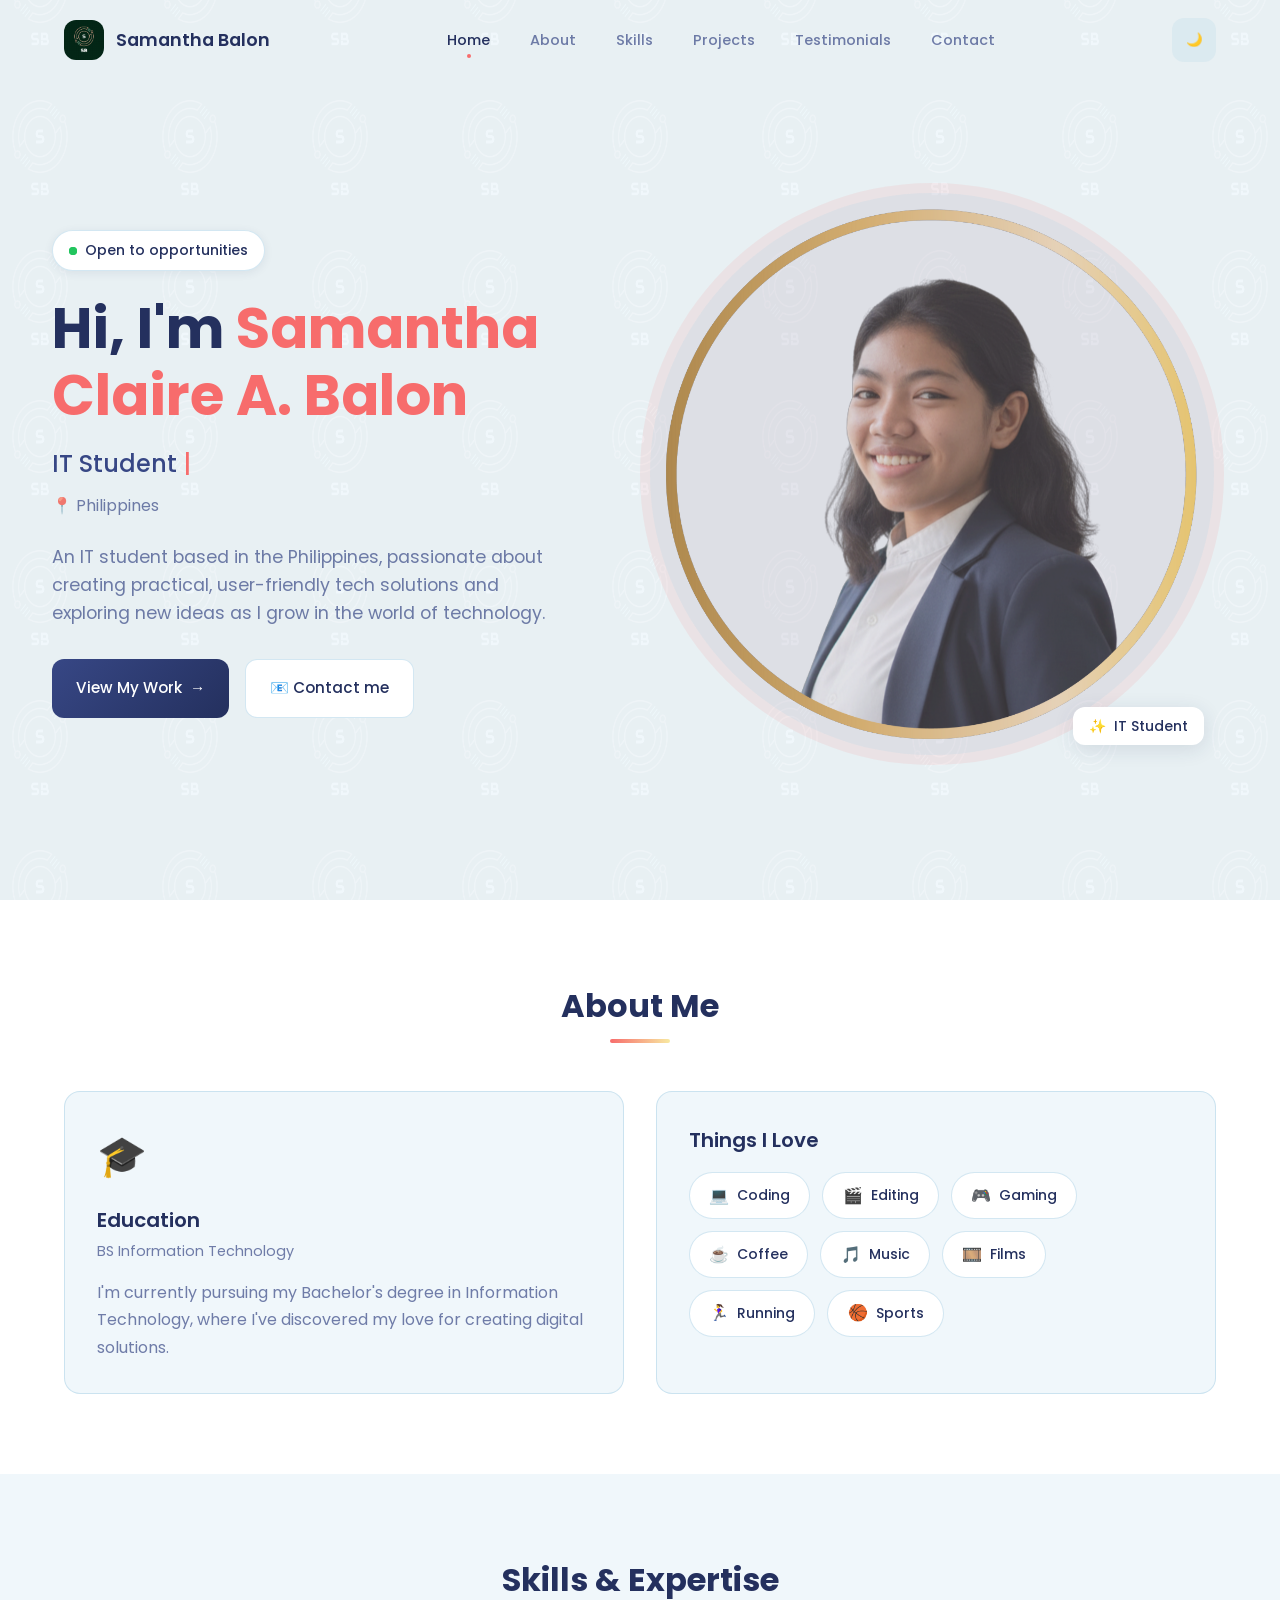
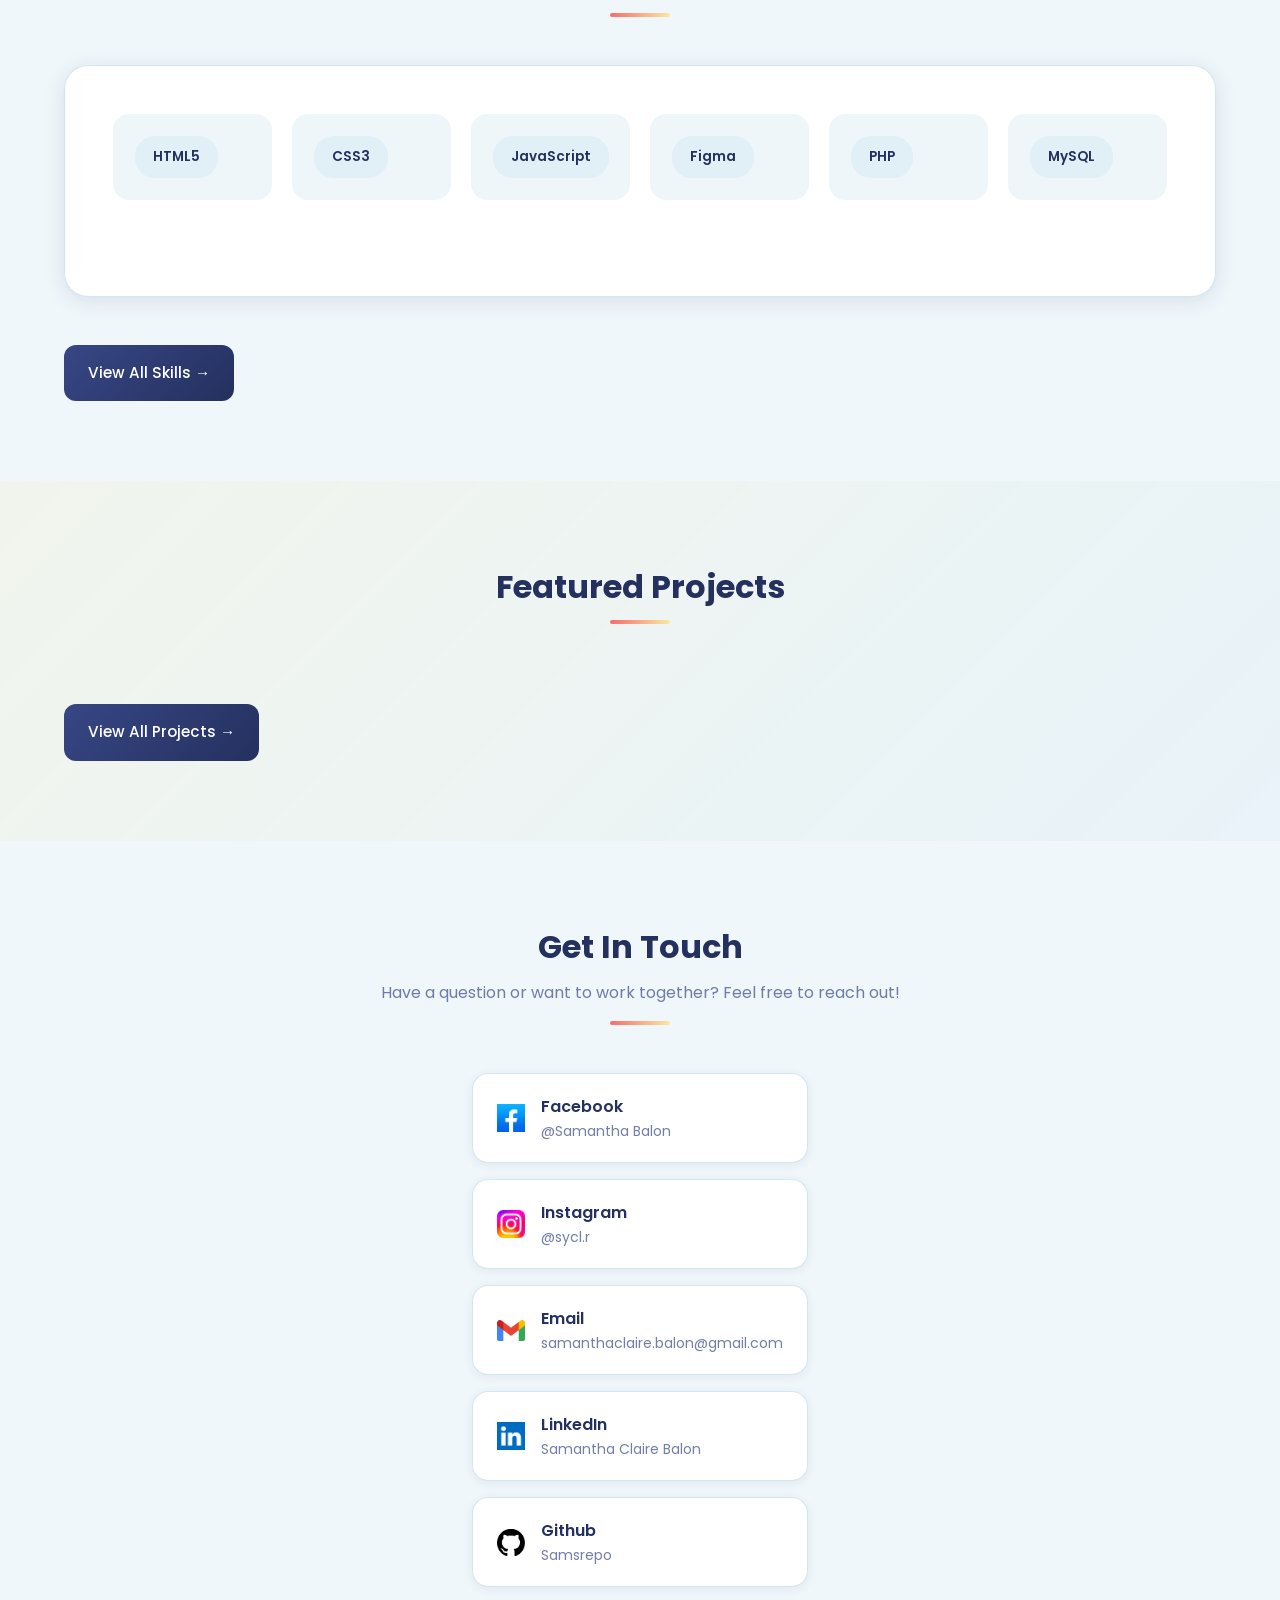
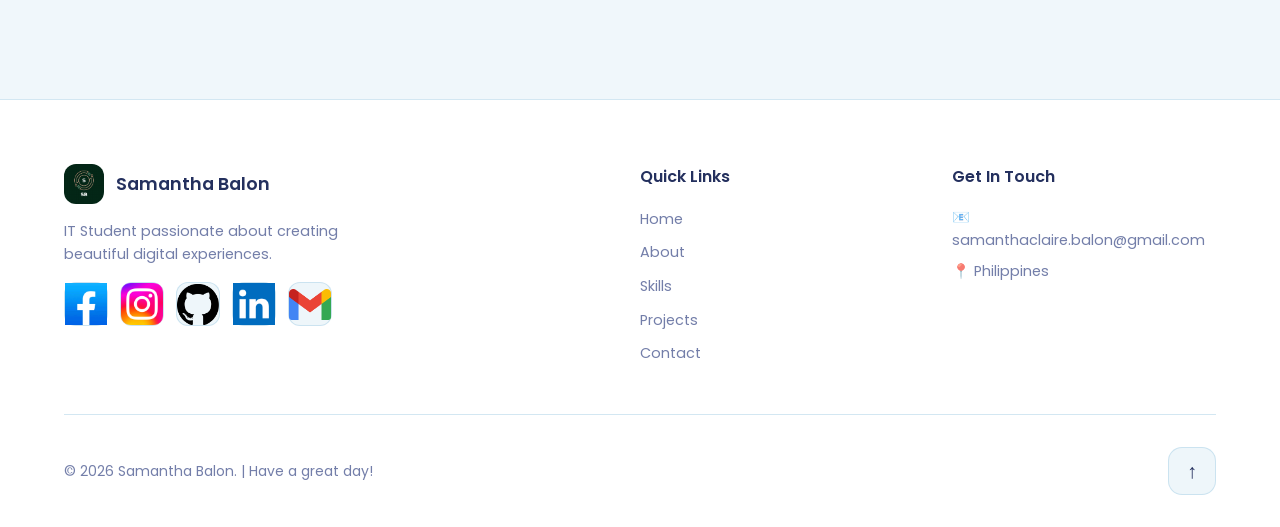
<file: index.html>
<!DOCTYPE html>
<html lang="en">
<head>
    <meta charset="UTF-8">
    <meta name="viewport" content="width=device-width, initial-scale=1.0">
    <meta name="description" content="Portfolio of an IT Student - Web Developer">
    <title>Home | Samantha Balon</title>
    <link rel="icon" type="image/png" href="images/logo.png">
    <link rel="stylesheet" href="css/base.css">
    <link rel="stylesheet" href="css/navigation.css">
    <link rel="stylesheet" href="css/hero.css">
    <link rel="stylesheet" href="css/sections.css">
    <link rel="stylesheet" href="css/contact.css">
    <link rel="stylesheet" href="css/pages.css">
    <link rel="stylesheet" href="css/logo-pattern.css">
    <link rel="stylesheet" href="css/testimonial.css">
    <link href="https://fonts.googleapis.com/css2?family=Poppins:wght@300;400;500;600;700&display=swap" rel="stylesheet">
</head>
<body>

<nav class="navbar" id="navbar">
    <div class="nav-container">
        <a href="index.html" class="logo">
            <img src="images/logo.png" alt="Logo" class="logo-img">
            <span class="logo-text">Samantha Balon</span>
        </a>

        <ul class="nav-menu" id="nav-menu">
            <li><a href="index.html" class="nav-link active">Home</a></li>
            <li><a href="about.html" class="nav-link">About</a></li>
            <li><a href="skills.html" class="nav-link">Skills</a></li>
            <li><a href="projects.html" class="nav-link">Projects</a></li>
            <li><a href="testimonials.html" class="nav-link">Testimonials</a></li>
            <li><a href="contact.html" class="nav-link">Contact</a></li>
        </ul>
        <div class="nav-actions">
            <button class="theme-toggle" id="theme-toggle" aria-label="Toggle theme">
                <span class="sun-icon">☀️</span>
                <span class="moon-icon">🌙</span>
            </button>
            <button class="menu-toggle" id="menu-toggle" aria-label="Toggle menu">
                <span class="hamburger"></span>
            </button>
        </div>
    </div>
</nav>


<header class="hero" id="home">
    <div class="hero-bg-elements">
        <div class="blob blob-1"></div>
        <div class="blob blob-2"></div>
        <div class="blob blob-3"></div>
    </div>
    <div class="container hero-content">
        <div class="hero-text">
            <div class="status-badge">
                <span class="status-dot"></span>
                Open to opportunities
            </div>
            <h1 class="hero-title">
                Hi, I'm <span class="highlight">Samantha Claire A. Balon</span>
            </h1>
            <div class="typewriter-container">
                <span id="typewriter"></span>
                <span class="cursor">|</span>
            </div>
            <p class="hero-location">📍 Philippines</p>
            <p class="hero-description">
                An IT student based in the Philippines, passionate about creating practical,
                user-friendly tech solutions and exploring new ideas as I grow in the world of technology.
            </p>
            <div class="hero-buttons">
                <a href="#projects" class="btn btn-primary">
                    View My Work
                    <span class="arrow">→</span>
                </a>
                <a href="#contact" class="btn btn-secondary">
                    📧 Contact me
                </a>
            </div>
        </div>
        <div class="hero-image">
            <div class="image-wrapper">
                <div class="image-ring"></div>
                <div class="image-ring ring-2"></div>
                <img src="images/profile.png">
                <div class="floating-badge">
                    <span>✨</span> IT Student
                </div>
            </div>
        </div>
    </div>
    <div class="scroll-indicator">
        <div class="mouse"></div>
    </div>
</header>

<section class="about-preview" id="about">
    <div class="container">
        <h2 class="section-title">About Me</h2>
        <div class="section-line"></div>
        <div class="about-grid">
            <div class="about-card">
                <div class="about-icon">🎓</div>
                <div class="about-info">
                    <h3>Education</h3>
                    <p>BS Information Technology</p>
                </div>
                <p class="about-text">
                    I'm currently pursuing my Bachelor's degree in Information Technology,
                    where I've discovered my love for creating digital solutions.
                </p>
            </div>
            <div class="about-interests">
                <h3>Things I Love</h3>
                <div class="interest-tags">
                    <span class="tag"><span class="tag-icon">💻</span> Coding</span>
                    <span class="tag"><span class="tag-icon">🎬</span> Editing</span>
                    <span class="tag"><span class="tag-icon">🎮</span> Gaming</span>
                    <span class="tag"><span class="tag-icon">☕</span> Coffee</span>
                    <span class="tag"><span class="tag-icon">🎵</span> Music</span>
                    <span class="tag"><span class="tag-icon">🎞️</span> Films</span>
                    <span class="tag"><span class="tag-icon">🏃‍♀️</span> Running</span>
                    <span class="tag"><span class="tag-icon">🏀</span> Sports</span>
                </div>
            </div>
        </div>
    </div>
</section>

<section class="skills-preview" id="skills">
    <div class="container">
        <h2 class="section-title">Skills & Expertise</h2>
        <div class="section-line"></div>
        <div class="skills-panel">
            <div class="skills-grid">
                <div class="skill-item">
                    <span class="skill-name">HTML5</span>
                </div>
                <div class="skill-item">
                    <span class="skill-name">CSS3</span>
                </div>
                <div class="skill-item">
                    <span class="skill-name">JavaScript</span>
                </div>
                <div class="skill-item">
                    <span class="skill-name">Figma</span>
                </div>
                <div class="skill-item">
                    <span class="skill-name">PHP</span>
                </div>
                <div class="skill-item">
                    <span class="skill-name">MySQL</span>
                </div>
            </div>
        </div>
        <a href="skills.html" class="btn btn-primary" style="margin-top: 1rem;">View All Skills →</a>
    </div>
</section>

<!-- Projects Preview Section -->
<section class="projects-preview" id="projects">
    <div class="container">
        <h2 class="section-title">Featured Projects</h2>
        <div class="section-line"></div>
        <div class="projects-grid" id="projects-preview-grid">
        </div>
        <a href="projects.html" class="btn btn-primary" style="margin-top: 2rem;">View All Projects →</a>
    </div>
</section>

<!-- Contact Preview Section -->
<section class="contact-preview" id="contact">
    <div class="container">
        <h2 class="section-title">Get In Touch</h2>
        <p class="section-subtitle">Have a question or want to work together? Feel free to reach out!</p>
        <div class="section-line"></div>
        <div class="contact-grid">
            <div class="contact-info">
                <div class="social-cards">
                    <a href="https://www.facebook.com/samantha.aguabalon" target="_blank" class="social-card facebook">
                        <div class="social-icon">
                            <img src="images/facebook.png" alt="Facebook">
                        </div>
                        <div class="social-details">
                            <h4>Facebook</h4>
                            <p>@Samantha Balon</p>
                        </div>
                    </a>
                    <a href="https://www.instagram.com/sycl.r" target="_blank" class="social-card instagram">
                        <div class="social-icon">
                            <img src="images/instagram.png" alt="Instagram">
                        </div>
                        <div class="social-details">
                            <h4>Instagram</h4>
                            <p>@sycl.r</p>
                        </div>
                    </a>
                    <a href="https://mail.google.com/mail/?view=cm&fs=1&to=samanthaclaire.balon@gmail.com" target="_blank" class="social-card email">
                    <div class="social-icon">
                            <img src="images/gmail.png" alt="Email">
                        </div>
                        <div class="social-details">
                            <h4>Email</h4>
                            <p>samanthaclaire.balon@gmail.com</p>
                        </div>
                    </a>
                    <a href="https://www.linkedin.com/in/samantha-claire-balon-8b34562a5/" target="_blank" class="social-card LinkedIn">
                        <div class="social-icon">
                            <img src="images/linkedin.png" alt="LinkedIn">
                        </div>
                        <div class="social-details">
                            <h4>LinkedIn</h4>
                            <p>Samantha Claire Balon</p>
                        </div>
                    </a>
                    <a href="https://github.com/Samsrepo-101" target="_blank" class="social-card LinkedIn">
                        <div class="social-icon">
                            <img src="images/github.png" alt="Github">
                        </div>
                        <div class="social-details">
                            <h4>Github</h4>
                            <p>Samsrepo</p>
                        </div>
                    </a>
                </div>
            </div>
        </div>
    </div>
</section>

<!-- Footer -->
<footer class="footer">
    <div class="container">
        <div class="footer-grid">
            <div class="footer-brand">
                <a href="index.html" class="logo">
                    <img src="images/logo.png" alt="Logo" class="logo-img">
                    <span class="logo-text">Samantha Balon</span>
                </a>
                <p>IT Student passionate about creating beautiful digital experiences.</p>
                <div class="footer-socials">
                    <a href="https://www.facebook.com/samantha.aguabalon" target="_blank" aria-label="Facebook">
                        <img src="images/facebook.png" alt="Facebook">
                    </a>
                    <a href="https://www.instagram.com/sycl.r" target="_blank" aria-label="Instagram">
                        <img src="images/instagram.png" alt="Instagram">
                    </a>
                    <a href="https://github.com/Samsrepo-101" target="_blank" aria-label="GitHub">
                        <img src="images/github.png" alt="GitHub">
                    </a>
                    <a href="https://www.linkedin.com/in/samantha-claire-balon-8b34562a5/" target="_blank" aria-label="LinkedIn">
                        <img src="images/linkedin.png" alt="LinkedIn">
                    </a>
                    <a href="https://mail.google.com/mail/?view=cm&fs=1&to=samanthaclaire.balon@gmail.com" target="_blank" aria-label="Email">
                    <img src="images/gmail.png" alt="Email">
                    </a>
                </div>
            </div>
            <div class="footer-links">
                <h4>Quick Links</h4>
                <ul>
                    <li><a href="index.html">Home</a></li>
                    <li><a href="about.html">About</a></li>
                    <li><a href="skills.html">Skills</a></li>
                    <li><a href="projects.html">Projects</a></li>
                    <li><a href="contact.html">Contact</a></li>
                </ul>
            </div>
            <div class="footer-contact">
                <h4>Get In Touch</h4>
                <p>📧 samanthaclaire.balon@gmail.com</p>
                <p>📍 Philippines</p>
            </div>
        </div>
        <div class="footer-bottom">
            <p>© <span id="current-year"></span> Samantha Balon. | Have a great day!  </p>
            <button class="back-to-top" id="back-to-top" aria-label="Back to top">↑</button>
        </div>
    </div>
</footer>

<script src="js/script.js"></script>
</body>
</html>
</file>
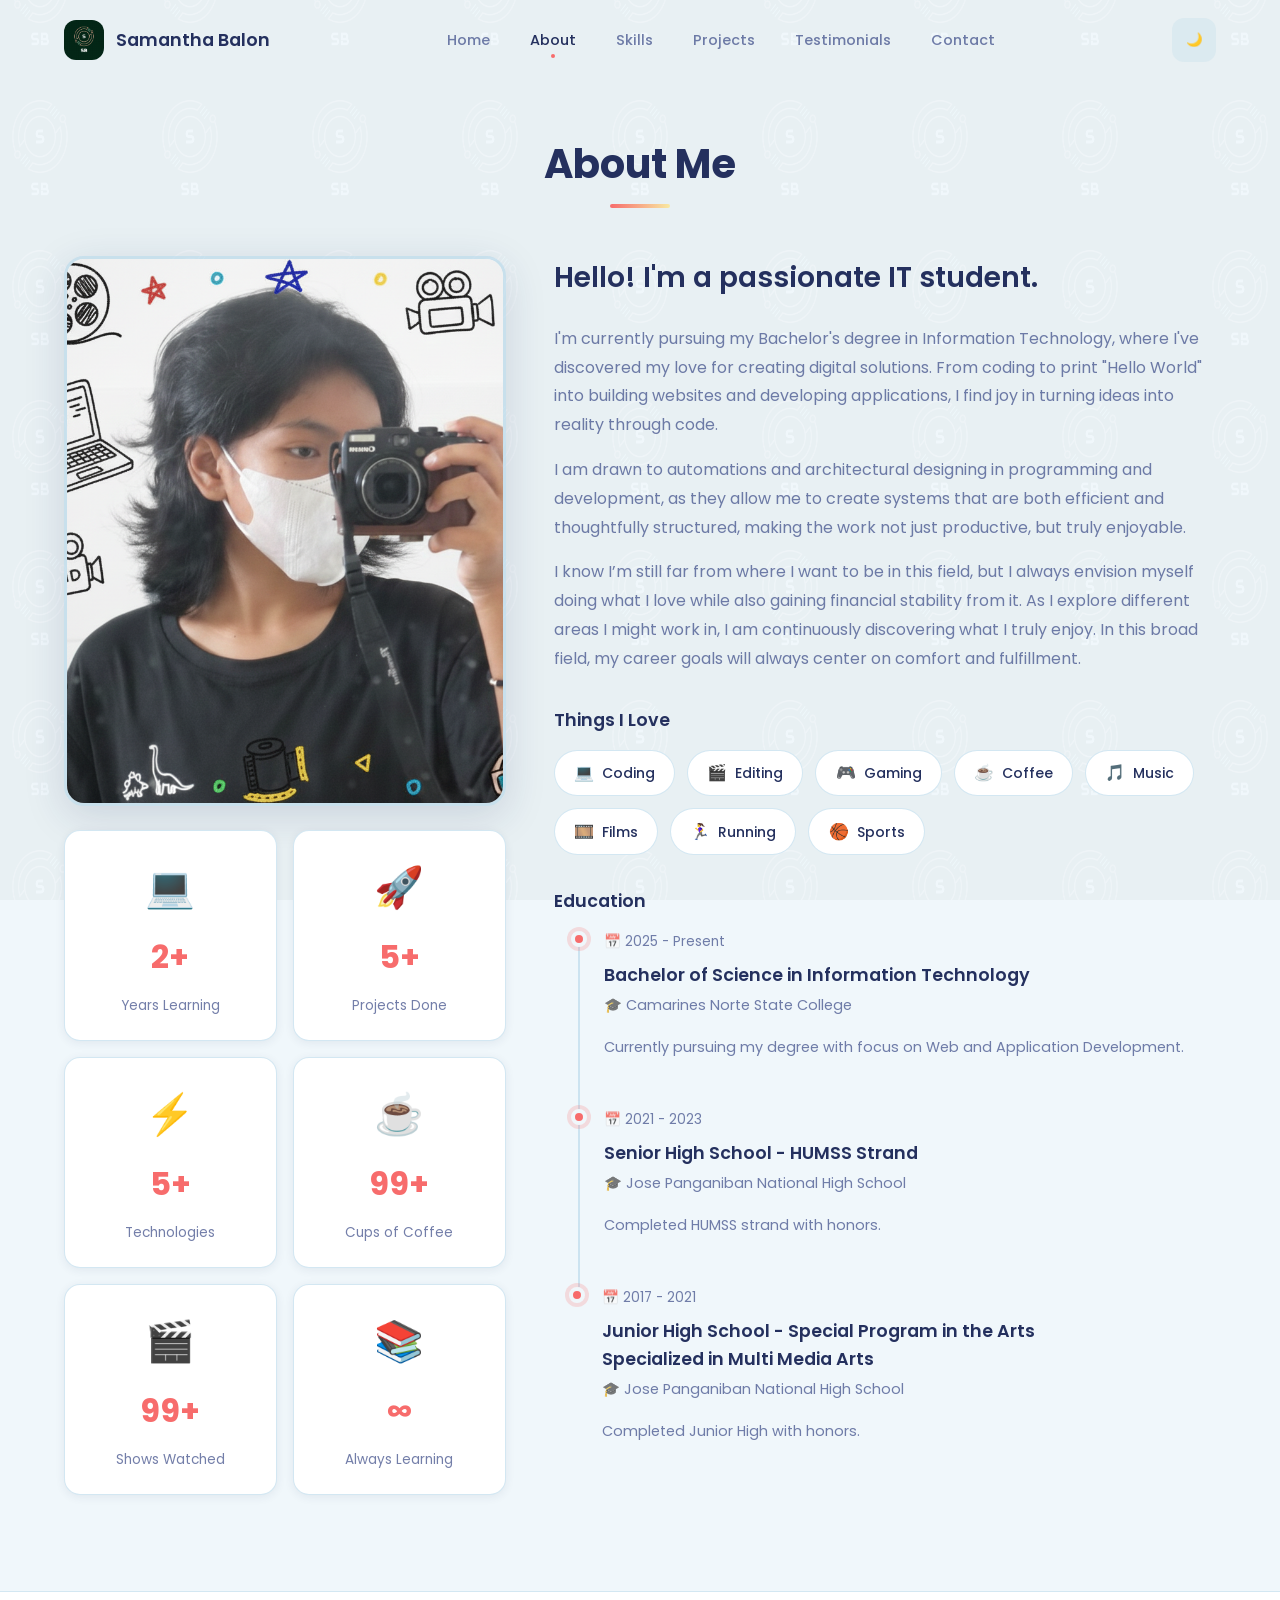
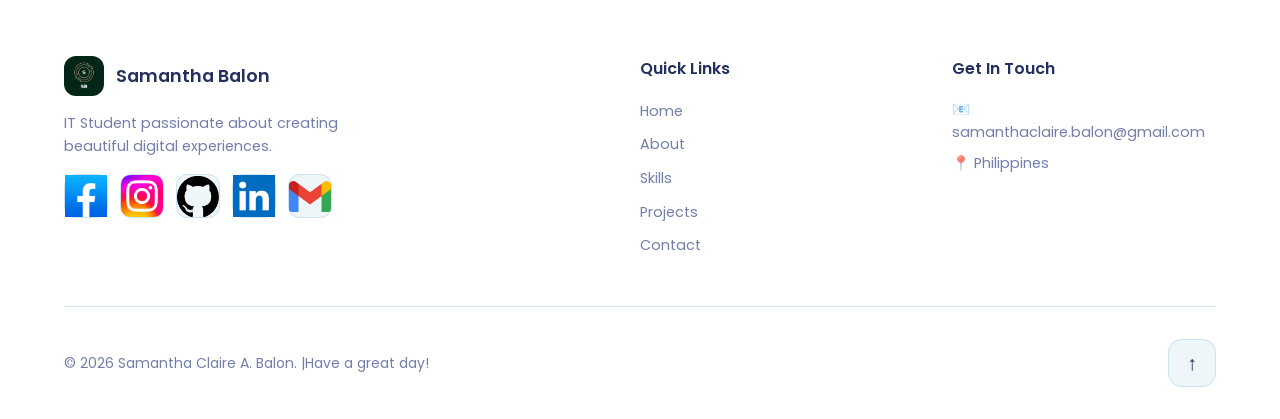
<file: about.html>
<!DOCTYPE html>
<html lang="en">
<head>
    <meta charset="UTF-8">
    <meta name="viewport" content="width=device-width, initial-scale=1.0">
    <meta name="description" content="About Me - IT Student and Web Developer">
    <title>About | Samantha Balon</title>
    <link rel="icon" type="image/png" href="images/logo.png">
    <link rel="stylesheet" href="css/base.css">
    <link rel="stylesheet" href="css/navigation.css">
    <link rel="stylesheet" href="css/hero.css">
    <link rel="stylesheet" href="css/sections.css">
    <link rel="stylesheet" href="css/contact.css">
    <link rel="stylesheet" href="css/pages.css">
    <link rel="stylesheet" href="css/logo-pattern.css">
    <link rel="stylesheet" href="css/testimonial.css">
    <link href="https://fonts.googleapis.com/css2?family=Poppins:wght@300;400;500;600;700&display=swap" rel="stylesheet">
</head>
<body>
<!-- Navigation -->
<nav class="navbar" id="navbar">
    <div class="nav-container">
        <a href="index.html" class="logo">
            <img src="images/logo.png" alt="Logo" class="logo-img">
            <span class="logo-text">Samantha Balon</span>
        </a>
        <ul class="nav-menu" id="nav-menu">
            <li><a href="index.html" class="nav-link">Home</a></li>
            <li><a href="about.html" class="nav-link active">About</a></li>
            <li><a href="skills.html" class="nav-link">Skills</a></li>
            <li><a href="projects.html" class="nav-link">Projects</a></li>
            <li><a href="testimonials.html" class="nav-link">Testimonials</a></li>
            <li><a href="contact.html" class="nav-link">Contact</a></li>
        </ul>
        <div class="nav-actions">
            <button class="theme-toggle" id="theme-toggle" aria-label="Toggle theme">
                <span class="sun-icon">☀️</span>
                <span class="moon-icon">🌙</span>
            </button>
            <button class="menu-toggle" id="menu-toggle" aria-label="Toggle menu">
                <span class="hamburger"></span>
            </button>
        </div>
    </div>
</nav>

<!-- About Page Content -->
<main class="page-content">
    <section class="about-page">
        <div class="container">
            <h1 class="page-title">About Me</h1>
            <div class="section-line"></div>

            <div class="about-page-grid">
                <div class="about-image-section">
                    <div class="about-image-wrapper">
                        <img src="images/picture.png" alt="About Me">
                    </div>
                    <div class="stats-grid icon-stats">
                        <div class="stat-card icon-card">
                            <div class="stat-icon">💻</div>
                            <span class="stat-value">2+</span>
                            <span class="stat-label">Years Learning</span>
                        </div>
                        <div class="stat-card icon-card">
                            <div class="stat-icon">🚀</div>
                            <span class="stat-value">5+</span>
                            <span class="stat-label">Projects Done</span>
                        </div>
                        <div class="stat-card icon-card">
                            <div class="stat-icon">⚡</div>
                            <span class="stat-value">5+</span>
                            <span class="stat-label">Technologies</span>
                        </div>
                        <div class="stat-card icon-card">
                            <div class="stat-icon">☕</div>
                            <span class="stat-value">99+</span>
                            <span class="stat-label">Cups of Coffee</span>
                        </div>
                        <div class="stat-card icon-card">
                            <div class="stat-icon">🎬</div>
                            <span class="stat-value">99+</span>
                            <span class="stat-label">Shows Watched</span>
                        </div>
                        <div class="stat-card icon-card">
                            <div class="stat-icon">📚</div>
                            <span class="stat-value">∞</span>
                            <span class="stat-label">Always Learning</span>
                        </div>
                    </div>
                </div>

                <div class="about-content-section">
                    <h2>Hello! I'm a passionate IT student.</h2>
                    <p>
                        I'm currently pursuing my Bachelor's degree in Information Technology,
                        where I've discovered my love for creating digital solutions. From coding to print "Hello World" into building
                        websites and developing applications, I find joy in turning ideas into reality through code.
                    </p>
                    <p>
                        I am drawn to automations and architectural designing in programming and development,
                        as they allow me to create systems that are both efficient and thoughtfully structured, making the
                        work not just productive, but truly enjoyable.
                    </p>
                    <p>
                        I know I’m still far from where I want to be in this field, but I always envision myself doing what I love
                        while also gaining financial stability from it. As I explore different areas I might work in, I am continuously
                        discovering what I truly enjoy. In this broad field, my career goals will always center on comfort and fulfillment.
                    </p>

                    <h3>Things I Love</h3>
                    <div class="interest-tags">
                        <span class="tag"><span class="tag-icon">💻</span> Coding</span>
                        <span class="tag"><span class="tag-icon">🎬</span> Editing</span>
                        <span class="tag"><span class="tag-icon">🎮</span> Gaming</span>
                        <span class="tag"><span class="tag-icon">☕</span> Coffee</span>
                        <span class="tag"><span class="tag-icon">🎵</span> Music</span>
                        <span class="tag"><span class="tag-icon">🎞️</span> Films</span>
                        <span class="tag"><span class="tag-icon">🏃‍♀️</span> Running</span>
                        <span class="tag"><span class="tag-icon">🏀</span> Sports</span>
                    </div>

                    <h3>Education</h3>
                    <div class="education-timeline">
                        <div class="timeline-item">
                            <div class="timeline-dot"></div>
                            <div class="timeline-content">
                                <span class="timeline-date">📅 2025 - Present</span>
                                <h4>Bachelor of Science in Information Technology</h4>
                                <p class="timeline-school">🎓 Camarines Norte State College</p>
                                <p>Currently pursuing my degree with focus on Web and Application Development.</p>
                            </div>
                        </div>
                        <div class="timeline-item">
                            <div class="timeline-dot"></div>
                            <div class="timeline-content">
                                <span class="timeline-date">📅 2021 - 2023</span>
                                <h4>Senior High School - HUMSS Strand</h4>
                                <p class="timeline-school">🎓 Jose Panganiban National High School </p>
                                <p>Completed HUMSS strand with honors.</p>
                            </div>
                        </div>
                        <div class="timeline-item">
                            <div class="timeline-dot"></div>
                            <div class="timeline-content">
                                <span class="timeline-date">📅 2017 - 2021</span>
                                <h4>Junior High School - Special Program in the Arts <br> Specialized in Multi Media Arts</h4>
                                <p class="timeline-school">🎓 Jose Panganiban National High School </p>
                                <p>Completed Junior High with honors.</p>
                            </div>
                        </div>
                    </div>
                </div>
            </div>
        </div>
    </section>
</main>

<!-- Footer -->
<footer class="footer">
    <div class="container">
        <div class="footer-grid">
            <div class="footer-brand">
                <a href="index.html" class="logo">
                    <img src="images/logo.png" alt="Logo" class="logo-img">
                    <span class="logo-text">Samantha Balon</span>
                </a>
                <p>IT Student passionate about creating beautiful digital experiences.</p>
                <div class="footer-socials">
                    <a href="https://www.facebook.com/samantha.aguabalon" target="_blank" aria-label="Facebook">
                        <img src="images/facebook.png" alt="Facebook">
                    </a>
                    <a href="https://www.instagram.com/sycl.r" target="_blank" aria-label="Instagram">
                        <img src="images/instagram.png" alt="Instagram">
                    </a>
                    <a href="https://github.com/Samsrepo-101" target="_blank" aria-label="GitHub">
                        <img src="images/github.png" alt="GitHub">
                    </a>
                    <a href="https://www.linkedin.com/in/samantha-claire-balon-8b34562a5/" target="_blank" aria-label="LinkedIn">
                        <img src="images/linkedin.png" alt="LinkedIn">
                    </a>
                    <a href="https://mail.google.com/mail/?view=cm&fs=1&to=samanthaclaire.balon@gmail.com" target="_blank" aria-label="Email">
                        <img src="images/gmail.png" alt="Email">
                    </a>
                </div>
            </div>
            <div class="footer-links">
                <h4>Quick Links</h4>
                <ul>
                    <li><a href="index.html">Home</a></li>
                    <li><a href="about.html">About</a></li>
                    <li><a href="skills.html">Skills</a></li>
                    <li><a href="projects.html">Projects</a></li>
                    <li><a href="contact.html">Contact</a></li>
                </ul>
            </div>
            <div class="footer-contact">
                <h4>Get In Touch</h4>
                <p>📧 samanthaclaire.balon@gmail.com</p>
                <p>📍 Philippines</p>
            </div>
        </div>
        <div class="footer-bottom">
            <p>© <span id="current-year"></span> Samantha Claire A. Balon. |Have a great day!</p>
            <button class="back-to-top" id="back-to-top" aria-label="Back to top">↑</button>
        </div>
    </div>
</footer>

<script src="js/script.js"></script>
</body>
</html>
</file>
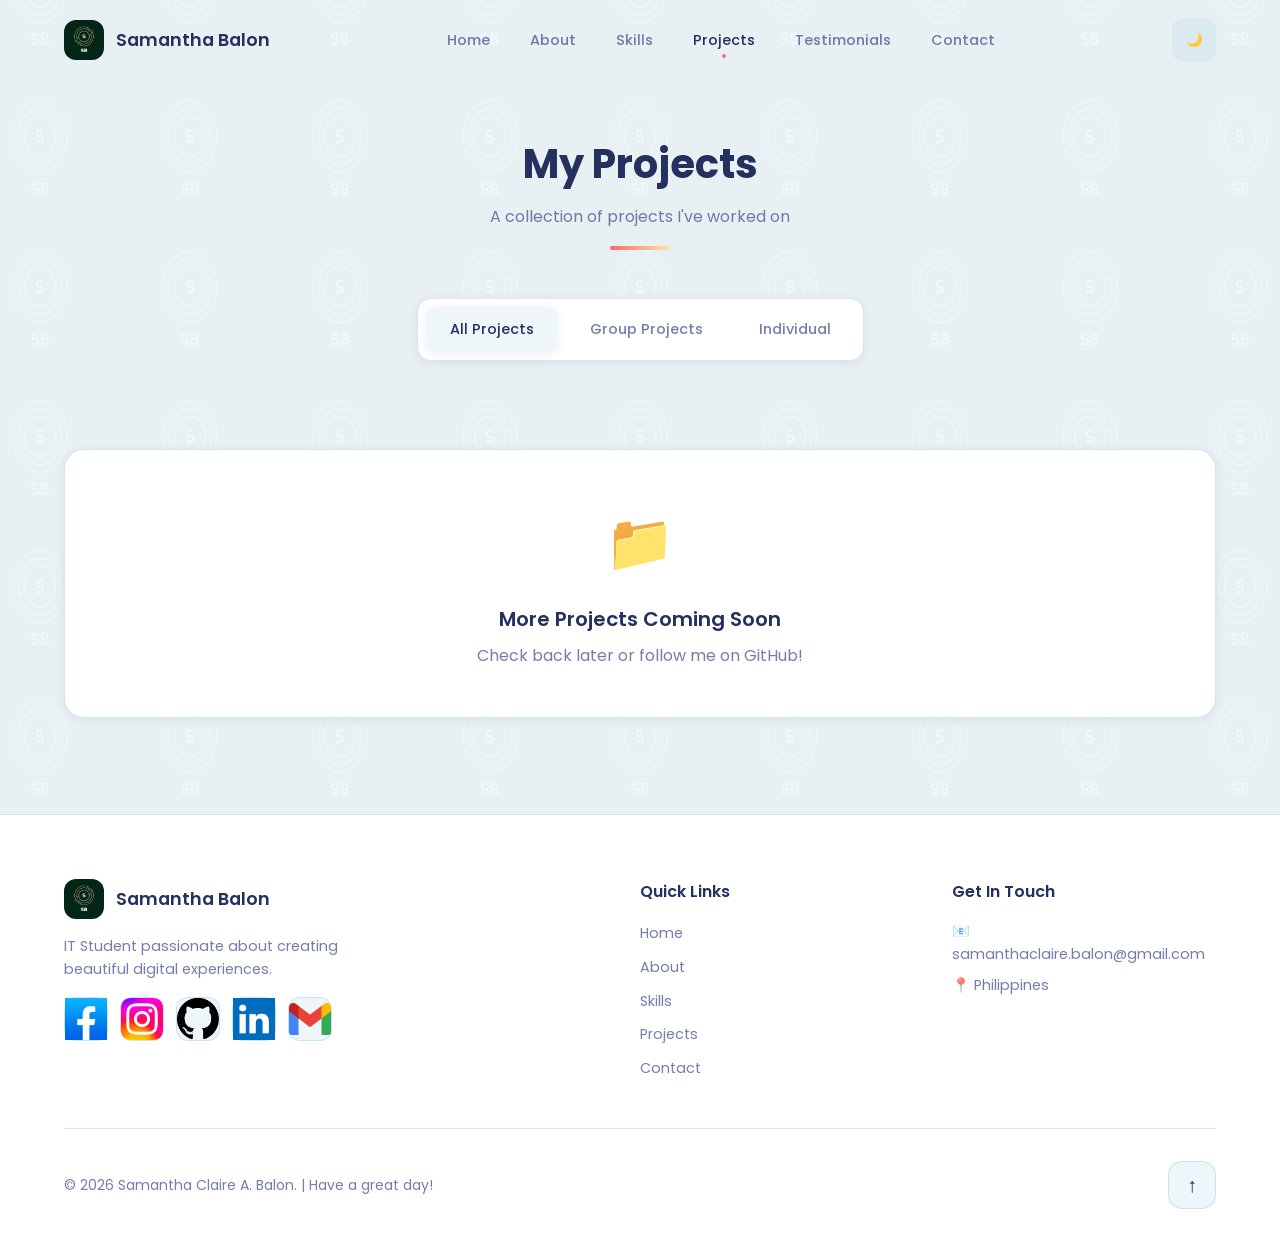
<file: projects.html>
<!DOCTYPE html>
<html lang="en">
<head>
  <meta charset="UTF-8">
  <meta name="viewport" content="width=device-width, initial-scale=1.0">
  <meta name="description" content="My Projects - Web Development Portfolio">
  <title>Projects | Samantha Balon</title>
  <link rel="icon" type="image/png" href="images/logo.png">
  <link rel="stylesheet" href="css/base.css">
  <link rel="stylesheet" href="css/navigation.css">
  <link rel="stylesheet" href="css/hero.css">
  <link rel="stylesheet" href="css/sections.css">
  <link rel="stylesheet" href="css/contact.css">
  <link rel="stylesheet" href="css/pages.css">
  <link rel="stylesheet" href="css/logo-pattern.css">
  <link rel="stylesheet" href="css/testimonial.css">
  <link href="https://fonts.googleapis.com/css2?family=Poppins:wght@300;400;500;600;700&display=swap" rel="stylesheet">
</head>
<body>
<!-- Navigation -->
<nav class="navbar" id="navbar">
  <div class="nav-container">
    <a href="index.html" class="logo">
      <img src="images/logo.png" alt="Logo" class="logo-img">
      <span class="logo-text">Samantha Balon</span>
    </a>
    <ul class="nav-menu" id="nav-menu">
      <li><a href="index.html" class="nav-link">Home</a></li>
      <li><a href="about.html" class="nav-link">About</a></li>
      <li><a href="skills.html" class="nav-link">Skills</a></li>
      <li><a href="projects.html" class="nav-link active">Projects</a></li>
      <li><a href="testimonials.html" class="nav-link">Testimonials</a></li>
      <li><a href="contact.html" class="nav-link">Contact</a></li>
    </ul>
    <div class="nav-actions">
      <button class="theme-toggle" id="theme-toggle" aria-label="Toggle theme">
        <span class="sun-icon">☀️</span>
        <span class="moon-icon">🌙</span>
      </button>
      <button class="menu-toggle" id="menu-toggle" aria-label="Toggle menu">
        <span class="hamburger"></span>
      </button>
    </div>
  </div>
</nav>

<!-- Projects Page Content -->
<main class="page-content">
  <section class="projects-page">
    <div class="container">
      <h1 class="page-title">My Projects</h1>
      <p class="page-subtitle">A collection of projects I've worked on</p>
      <div class="section-line"></div>

      <!-- Filter Tabs -->
      <div class="filter-tabs">
        <button class="filter-btn active" data-filter="all">All Projects</button>
        <button class="filter-btn" data-filter="Group Project">Group Projects</button>
        <button class="filter-btn" data-filter="Individual">Individual</button>
      </div>

      <div class="projects-grid" id="projects-grid">
      </div>

      <!-- More Coming Card -->
      <div class="more-projects-card">
        <div class="more-icon">📁</div>
        <h3>More Projects Coming Soon</h3>
        <p>Check back later or follow me on GitHub!</p>
      </div>
    </div>
  </section>
</main>

<!-- Footer -->
<footer class="footer">
  <div class="container">
    <div class="footer-grid">
      <div class="footer-brand">
        <a href="index.html" class="logo">
          <img src="images/logo.png" alt="Logo" class="logo-img">
          <span class="logo-text">Samantha Balon</span>
        </a>
        <p>IT Student passionate about creating beautiful digital experiences.</p>
        <div class="footer-socials">
          <a href="https://www.facebook.com/samantha.aguabalon" target="_blank" aria-label="Facebook">
            <img src="images/facebook.png" alt="Facebook">
          </a>
          <a href="https://www.instagram.com/sycl.r" target="_blank" aria-label="Instagram">
            <img src="images/instagram.png" alt="Instagram">
          </a>
          <a href="https://github.com/Samsrepo-101" target="_blank" aria-label="GitHub">
            <img src="images/github.png" alt="GitHub">
          </a>
          <a href="https://www.linkedin.com/in/samantha-claire-balon-8b34562a5/" target="_blank" aria-label="LinkedIn">
            <img src="images/linkedin.png" alt="LinkedIn">
          </a>
          <a href="https://mail.google.com/mail/?view=cm&fs=1&to=samanthaclaire.balon@gmail.com" target="_blank" aria-label="Email">
            <img src="images/gmail.png" alt="Email">
          </a>
        </div>
      </div>
      <div class="footer-links">
        <h4>Quick Links</h4>
        <ul>
          <li><a href="index.html">Home</a></li>
          <li><a href="about.html">About</a></li>
          <li><a href="skills.html">Skills</a></li>
          <li><a href="projects.html">Projects</a></li>
          <li><a href="contact.html">Contact</a></li>
        </ul>
      </div>
      <div class="footer-contact">
        <h4>Get In Touch</h4>
        <p>📧 samanthaclaire.balon@gmail.com</p>
        <p>📍 Philippines</p>
      </div>
    </div>
    <div class="footer-bottom">
      <p>© <span id="current-year"></span> Samantha Claire A. Balon. | Have a great day!</p>
      <button class="back-to-top" id="back-to-top" aria-label="Back to top">↑</button>
    </div>
  </div>
</footer>

<script src="js/script.js"></script>
</body>
</html>
</file>
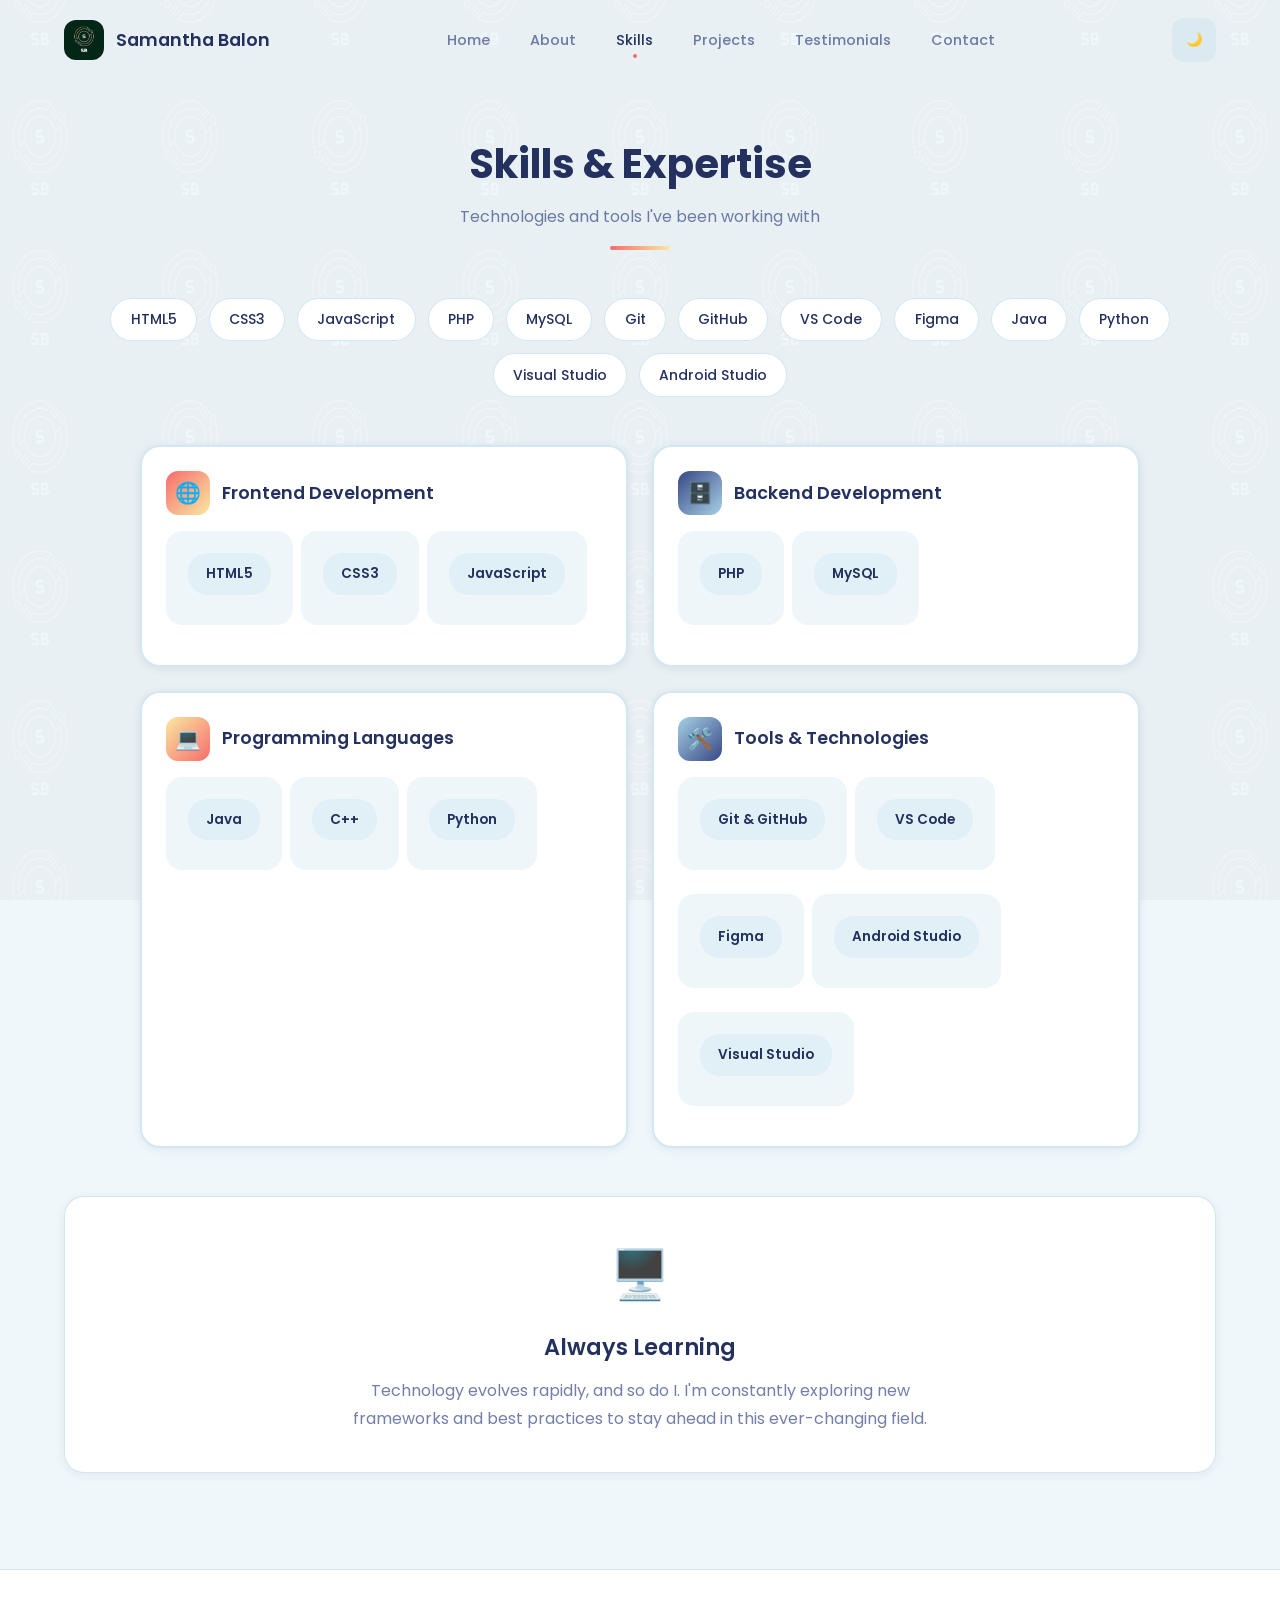
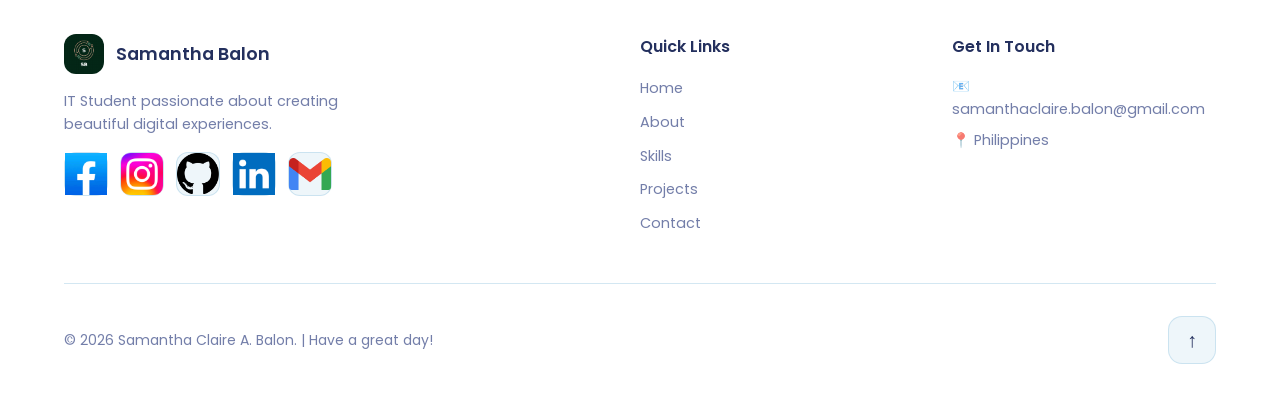
<file: skills.html>
<!DOCTYPE html>
<html lang="en">
<head>
    <meta charset="UTF-8">
    <meta name="viewport" content="width=device-width, initial-scale=1.0">
    <meta name="description" content="Skills and Expertise - Web Development Technologies">
    <title>Skills | Samantha Balon</title>
    <link rel="icon" type="image/png" href="images/logo.png">
    <link rel="stylesheet" href="css/base.css">
    <link rel="stylesheet" href="css/navigation.css">
    <link rel="stylesheet" href="css/hero.css">
    <link rel="stylesheet" href="css/sections.css">
    <link rel="stylesheet" href="css/contact.css">
    <link rel="stylesheet" href="css/pages.css">
    <link rel="stylesheet" href="css/logo-pattern.css">
    <link rel="stylesheet" href="css/testimonial.css">
    <link href="https://fonts.googleapis.com/css2?family=Poppins:wght@300;400;500;600;700&display=swap" rel="stylesheet">
</head>
<body>
<!-- Navigation -->
<nav class="navbar" id="navbar">
    <div class="nav-container">
        <a href="index.html" class="logo">
            <img src="images/logo.png" alt="Logo" class="logo-img">
            <span class="logo-text">Samantha Balon</span>
        </a>
        <ul class="nav-menu" id="nav-menu">
            <li><a href="index.html" class="nav-link">Home</a></li>
            <li><a href="about.html" class="nav-link">About</a></li>
            <li><a href="skills.html" class="nav-link active">Skills</a></li>
            <li><a href="projects.html" class="nav-link">Projects</a></li>
            <li><a href="testimonials.html" class="nav-link">Testimonials</a></li>
            <li><a href="contact.html" class="nav-link">Contact</a></li>
        </ul>
        <div class="nav-actions">
            <button class="theme-toggle" id="theme-toggle" aria-label="Toggle theme">
                <span class="sun-icon">☀️</span>
                <span class="moon-icon">🌙</span>
            </button>
            <button class="menu-toggle" id="menu-toggle" aria-label="Toggle menu">
                <span class="hamburger"></span>
            </button>
        </div>
    </div>
</nav>

<!-- Skills Page Content -->
<main class="page-content">
    <section class="skills-page">
        <div class="container">
            <h1 class="page-title">Skills & Expertise</h1>
            <p class="page-subtitle">Technologies and tools I've been working with</p>
            <div class="section-line"></div>

            <!-- Tech Cloud -->
            <div class="tech-cloud">
                <span class="tech-tag">HTML5</span>
                <span class="tech-tag">CSS3</span>
                <span class="tech-tag">JavaScript</span>
                <span class="tech-tag">PHP</span>
                <span class="tech-tag">MySQL</span>
                <span class="tech-tag">Git</span>
                <span class="tech-tag">GitHub</span>
                <span class="tech-tag">VS Code</span>
                <span class="tech-tag">Figma</span>
                <span class="tech-tag">Java</span>
                <span class="tech-tag">Python</span>
                <span class="tech-tag">Visual Studio</span>
                <span class="tech-tag">Android Studio</span>
            </div>

            <!-- Skill Categories -->
            <div class="skill-categories">
                <div class="skill-category">
                    <div class="category-header">
                        <div class="category-icon frontend">🌐</div>
                        <h3>Frontend Development</h3>
                    </div>
                    <div class="category-skills">
                        <div class="skill-item">
                            <div class="skill-header">
                                <span class="skill-name">HTML5</span>
                            </div>
                        </div>
                        <div class="skill-item">
                            <div class="skill-header">
                                <span class="skill-name">CSS3</span>
                            </div>
                        </div>
                        <div class="skill-item">
                            <div class="skill-header">
                                <span class="skill-name">JavaScript</span>
                            </div>
                        </div>
                    </div>
                </div>

                <div class="skill-category">
                    <div class="category-header">
                        <div class="category-icon backend">🗄️</div>
                        <h3>Backend Development</h3>
                    </div>
                    <div class="category-skills">
                        <div class="skill-item">
                            <div class="skill-header">
                                <span class="skill-name">PHP</span>
                            </div>
                        </div>
                        <div class="skill-item">
                            <div class="skill-header">
                                <span class="skill-name">MySQL</span>
                            </div>
                        </div>
                    </div>
                </div>

                <div class="skill-category">
                    <div class="category-header">
                        <div class="category-icon programming">💻</div>
                        <h3>Programming Languages</h3>
                    </div>
                    <div class="category-skills">
                        <div class="skill-item">
                            <div class="skill-header">
                                <span class="skill-name">Java</span>
                            </div>
                        </div>
                        <div class="skill-item">
                            <div class="skill-header">
                                <span class="skill-name">C++</span>
                            </div>
                        </div>
                        <div class="skill-item">
                            <div class="skill-header">
                                <span class="skill-name">Python</span>
                            </div>
                        </div>
                    </div>
                </div>

                <div class="skill-category">
                    <div class="category-header">
                        <div class="category-icon tools">🛠️</div>
                        <h3>Tools & Technologies</h3>
                    </div>
                    <div class="category-skills">
                        <div class="skill-item">
                            <div class="skill-header">
                                <span class="skill-name">Git & GitHub</span>
                            </div>
                        </div>
                        <div class="skill-item">
                            <div class="skill-header">
                                <span class="skill-name">VS Code</span>
                            </div>
                        </div>
                        <div class="skill-item">
                            <div class="skill-header">
                                <span class="skill-name">Figma</span>
                            </div>
                        </div>
                        <div class="skill-item">
                            <div class="skill-header">
                                <span class="skill-name">Android Studio</span>
                            </div>
                        </div>
                        <div class="skill-item">
                            <div class="skill-header">
                                <span class="skill-name">Visual Studio</span>
                            </div>
                        </div>
                    </div>
                </div>
            </div>

            <!-- Always Learning Card -->
            <div class="learning-card">
                <div class="learning-icon">🖥️</div>
                <h3>Always Learning</h3>
                <p>Technology evolves rapidly, and so do I. I'm constantly exploring new frameworks and best practices to stay ahead in this ever-changing field.</p>
            </div>
        </div>
    </section>
</main>

<!-- Footer -->
<footer class="footer">
    <div class="container">
        <div class="footer-grid">
            <div class="footer-brand">
                <a href="index.html" class="logo">
                    <img src="images/logo.png" alt="Logo" class="logo-img">
                    <span class="logo-text">Samantha Balon</span>
                </a>
                <p>IT Student passionate about creating beautiful digital experiences.</p>
                <div class="footer-socials">
                    <a href="https://www.facebook.com/samantha.aguabalon" target="_blank" aria-label="Facebook">
                        <img src="images/facebook.png" alt="Facebook">
                    </a>
                    <a href="https://www.instagram.com/sycl.r" target="_blank" aria-label="Instagram">
                        <img src="images/instagram.png" alt="Instagram">
                    </a>
                    <a href="https://github.com/Samsrepo-101" target="_blank" aria-label="GitHub">
                        <img src="images/github.png" alt="GitHub">
                    </a>
                    <a href="https://www.linkedin.com/in/samantha-claire-balon-8b34562a5/" target="_blank" aria-label="LinkedIn">
                        <img src="images/linkedin.png" alt="LinkedIn">
                    </a>
                    <a href="https://mail.google.com/mail/?view=cm&fs=1&to=samanthaclaire.balon@gmail.com" target="_blank" aria-label="Email">
                        <img src="images/gmail.png" alt="Email">
                    </a>
                </div>
            </div>
            <div class="footer-links">
                <h4>Quick Links</h4>
                <ul>
                    <li><a href="index.html">Home</a></li>
                    <li><a href="about.html">About</a></li>
                    <li><a href="skills.html">Skills</a></li>
                    <li><a href="projects.html">Projects</a></li>
                    <li><a href="contact.html">Contact</a></li>
                </ul>
            </div>
            <div class="footer-contact">
                <h4>Get In Touch</h4>
                <p>📧 samanthaclaire.balon@gmail.com</p>
                <p>📍 Philippines</p>
            </div>
        </div>
        <div class="footer-bottom">
            <p>© <span id="current-year"></span> Samantha Claire A. Balon. | Have a great day!</p>
            <button class="back-to-top" id="back-to-top" aria-label="Back to top">↑</button>
        </div>
    </div>
</footer>

<script src="js/script.js"></script>
</body>
</html>
</file>
<file: css/base.css>
/* ========================================
   CSS VARIABLES & ROOT
======================================== */
:root {
    /* Color Palette */
    --navy: #24305E;
    --indigo: #374785;
    --light-blue: #A8D0E6;
    --coral: #F76C6C;
    --yellow: #F8E9A1;

    /* Light Mode Colors */
    --bg-primary: #f0f7fb;
    --bg-secondary: #ffffff;
    --bg-accent: rgba(168, 208, 230, 0.2);
    --text-primary: #24305E;
    --text-secondary: #374785;
    --text-muted: rgba(55, 71, 133, 0.7);
    --border-color: rgba(168, 208, 230, 0.5);

    /* Shadows */
    --shadow-sm: 0 2px 10px rgba(36, 48, 94, 0.08);
    --shadow-md: 0 4px 20px rgba(36, 48, 94, 0.12);
    --shadow-lg: 0 10px 40px rgba(36, 48, 94, 0.15);

    /* Transitions */
    --transition-fast: 0.2s ease;
    --transition-normal: 0.3s ease;
    --transition-slow: 0.5s ease;

    /* Spacing */
    --section-padding: 5rem 0;
    --container-max: 1200px;
}

/* Dark Mode Variables */
body.dark-mode {
    --bg-primary: #1a2342;
    --bg-secondary: #24305E;
    --bg-accent: rgba(55, 71, 133, 0.5);
    --text-primary: #ffffff;
    --text-secondary: #A8D0E6;
    --text-muted: rgba(168, 208, 230, 0.7);
    --border-color: rgba(55, 71, 133, 0.8);
    --shadow-sm: 0 2px 10px rgba(0, 0, 0, 0.3);
    --shadow-md: 0 4px 20px rgba(0, 0, 0, 0.4);
    --shadow-lg: 0 10px 40px rgba(0, 0, 0, 0.5);
}

/* ========================================
   RESET & BASE STYLES
======================================== */
*, *::before, *::after {
    margin: 0;
    padding: 0;
    box-sizing: border-box;
}

html {
    scroll-behavior: smooth;
}

body {
    font-family: 'Poppins', sans-serif;
    background-color: var(--bg-primary);
    color: var(--text-primary);
    line-height: 1.6;
    transition: background-color var(--transition-slow), color var(--transition-slow);
}

a {
    text-decoration: none;
    color: inherit;
    transition: color var(--transition-fast);
}

ul {
    list-style: none;
}

img {
    max-width: 100%;
    height: auto;
    display: block;
}

button {
    border: none;
    background: none;
    cursor: pointer;
    font-family: inherit;
}

.container {
    max-width: var(--container-max);
    margin: 0 auto;
    padding: 0 1.5rem;
}

/* ========================================
   SECTION STYLES
======================================== */
.section-title {
    font-size: 2rem;
    font-weight: 700;
    text-align: center;
    margin-bottom: 0.5rem;
}

.section-subtitle {
    text-align: center;
    color: var(--text-muted);
    max-width: 600px;
    margin: 0 auto 1rem;
}

.section-line {
    width: 60px;
    height: 4px;
    background: linear-gradient(90deg, var(--coral), var(--yellow));
    border-radius: 2px;
    margin: 0 auto 3rem;
}

/* ========================================
   ANIMATIONS & UTILITIES
======================================== */
.fade-in {
    opacity: 0;
    transform: translateY(30px);
    transition: all 0.6s ease;
}

.fade-in.visible {
    opacity: 1;
    transform: translateY(0);
}

/* Remove conflicting project card styles */
.project-card.visible {
    opacity: 1;
    transform: translateY(0);
}

.project-card.hidden {
    display: none;
}

@keyframes float {
    0%, 100% { transform: translateY(0); }
    50% { transform: translateY(-30px); }
}

@keyframes ping {
    75%, 100% {
        transform: scale(2);
        opacity: 0;
    }
}

@keyframes blink {
    0%, 50% { opacity: 1; }
    51%, 100% { opacity: 0; }
}

@keyframes pulse-ring {
    0%, 100% { transform: scale(1); opacity: 0.5; }
    50% { transform: scale(1.05); opacity: 0.3; }
}

@keyframes scroll-mouse {
    0% { opacity: 1; top: 8px; }
    100% { opacity: 0; top: 20px; }
}

@keyframes shimmer {
    0% { transform: translateX(-100%); }
    100% { transform: translateX(100%); }
}

@keyframes fadeIn {
    from { opacity: 0; transform: scale(0.9); }
    to { opacity: 1; transform: scale(1); }
}
</file>
<file: css/navigation.css>
/* ========================================
   NAVIGATION
======================================== */
.navbar {
    position: fixed;
    top: 0;
    left: 0;
    right: 0;
    z-index: 1000;
    background: transparent;
    transition: all var(--transition-normal);
}

.navbar.scrolled {
    background: var(--bg-secondary);
    box-shadow: var(--shadow-md);
}

body.dark-mode .navbar.scrolled {
    background: rgba(36, 48, 94, 0.95);
    backdrop-filter: blur(10px);
}

.nav-container {
    max-width: var(--container-max);
    margin: 0 auto;
    padding: 0 1.5rem;
    display: flex;
    align-items: center;
    justify-content: space-between;
    height: 80px;
}

.logo {
    display: flex;
    align-items: center;
    gap: 0.75rem;
}

.logo-icon {
    width: 40px;
    height: 40px;
    border-radius: 12px;
    display: flex;
    align-items: center;
    justify-content: center;
    font-weight: 700;
    font-size: 1rem;
    background: linear-gradient(135deg, var(--indigo), var(--navy));
    color: white;
    transition: all var(--transition-normal);
}

.logo-img {
    width: 40px;
    height: 40px;
    border-radius: 12px;  /* Same rounding as your old logo-icon */
    object-fit: cover;    /* Makes it look clean inside the box */
}


body.dark-mode .logo-icon {
    background: linear-gradient(135deg, var(--coral), #ff8a8a);
}

.logo-text {
    font-weight: 600;
    font-size: 1.1rem;
    color: var(--text-primary);
}

.nav-menu {
    display: flex;
    align-items: center;
    gap: 0.5rem;
}

.nav-link {
    padding: 0.5rem 1rem;
    border-radius: 8px;
    font-size: 0.9rem;
    font-weight: 500;
    color: var(--text-muted);
    transition: all var(--transition-fast);
    position: relative;
}

.nav-link:hover,
.nav-link.active {
    color: var(--text-primary);
}

body.dark-mode .nav-link:hover,
body.dark-mode .nav-link.active {
    color: var(--coral);
}

.nav-link.active::after {
    content: '';
    position: absolute;
    bottom: 0;
    left: 50%;
    transform: translateX(-50%);
    width: 4px;
    height: 4px;
    border-radius: 50%;
    background: var(--coral);
}

.nav-actions {
    display: flex;
    align-items: center;
    gap: 0.75rem;
}

.theme-toggle {
    width: 44px;
    height: 44px;
    border-radius: 12px;
    display: flex;
    align-items: center;
    justify-content: center;
    background: var(--bg-accent);
    transition: all var(--transition-fast);
}

.theme-toggle:hover {
    background: var(--light-blue);
    transform: rotate(15deg);
}

body.dark-mode .theme-toggle {
    background: var(--indigo);
}

body.dark-mode .theme-toggle:hover {
    background: var(--coral);
}

.sun-icon {
    display: none;
}

.moon-icon {
    display: block;
}

body.dark-mode .sun-icon {
    display: block;
}

body.dark-mode .moon-icon {
    display: none;
}

.menu-toggle {
    display: none;
    width: 44px;
    height: 44px;
    border-radius: 12px;
    background: var(--bg-accent);
    align-items: center;
    justify-content: center;
}

.hamburger {
    width: 20px;
    height: 2px;
    background: var(--text-primary);
    position: relative;
    transition: all var(--transition-fast);
}

.hamburger::before,
.hamburger::after {
    content: '';
    position: absolute;
    width: 20px;
    height: 2px;
    background: var(--text-primary);
    transition: all var(--transition-fast);
}

.hamburger::before {
    top: -6px;
}

.hamburger::after {
    bottom: -6px;
}

.menu-toggle.active .hamburger {
    background: transparent;
}

.menu-toggle.active .hamburger::before {
    top: 0;
    transform: rotate(45deg);
}

.menu-toggle.active .hamburger::after {
    bottom: 0;
    transform: rotate(-45deg);
}

/* Mobile Navigation */
@media (max-width: 768px) {
    .nav-menu {
        position: fixed;
        top: 80px;
        left: 0;
        right: 0;
        background: var(--bg-secondary);
        padding: 1rem;
        flex-direction: column;
        gap: 0.5rem;
        transform: translateY(-100%);
        opacity: 0;
        visibility: hidden;
        transition: all var(--transition-normal);
        box-shadow: var(--shadow-md);
    }

    body.dark-mode .nav-menu {
        background: var(--navy);
    }

    .nav-menu.active {
        transform: translateY(0);
        opacity: 1;
        visibility: visible;
    }

    .nav-link {
        width: 100%;
        padding: 1rem;
        border-radius: 12px;
    }

    .nav-link:hover,
    .nav-link.active {
        background: var(--bg-accent);
    }

    .menu-toggle {
        display: flex;
    }
}

/* ========================================
   FOOTER
======================================== */
.footer {
    background: var(--bg-secondary);
    padding: 4rem 0 2rem;
    margin-top: 2rem;
    border-top: 1px solid var(--border-color);
}

body.dark-mode .footer {
    background: rgba(26, 35, 66, 0.9);
    border-top-color: rgba(168, 208, 230, 0.1);
}

.footer-grid {
    display: grid;
    grid-template-columns: 2fr 1fr 1fr;
    gap: 3rem;
    margin-bottom: 3rem;
}

.footer-brand p {
    color: var(--text-muted);
    margin: 1rem 0;
    max-width: 300px;
    font-size: 0.9rem;
}

.footer-socials {
    display: flex;
    gap: 0.75rem;
}

.footer-socials a {
    width: 44px;
    height: 44px;
    display: flex;
    align-items: center;
    justify-content: center;
    background: var(--bg-accent);
    border-radius: 12px;
    font-size: 1.1rem;
    transition: all var(--transition-fast);
    border: 1px solid var(--border-color);
}

body.dark-mode .footer-socials a {
    background: rgba(55, 71, 133, 0.6);
    border-color: rgba(168, 208, 230, 0.1);
}

.footer-socials a:hover {
    transform: translateY(-4px) scale(1.1);
    background: var(--coral);
    border-color: var(--coral);
}

.footer-links h4,
.footer-contact h4 {
    font-size: 1rem;
    font-weight: 600;
    margin-bottom: 1rem;
    color: var(--text-primary);
}

.footer-links ul {
    display: flex;
    flex-direction: column;
    gap: 0.5rem;
}

.footer-links a {
    color: var(--text-muted);
    font-size: 0.9rem;
    transition: all var(--transition-fast);
}

.footer-links a:hover {
    color: var(--coral);
    padding-left: 0.5rem;
}

.footer-contact p {
    color: var(--text-muted);
    font-size: 0.9rem;
    margin-bottom: 0.5rem;
}

.footer-bottom {
    display: flex;
    align-items: center;
    justify-content: space-between;
    padding-top: 2rem;
    border-top: 1px solid var(--border-color);
}

body.dark-mode .footer-bottom {
    border-top-color: rgba(168, 208, 230, 0.1);
}

.footer-bottom p {
    color: var(--text-muted);
    font-size: 0.875rem;
}

.back-to-top {
    width: 48px;
    height: 48px;
    display: flex;
    align-items: center;
    justify-content: center;
    background: var(--bg-accent);
    border-radius: 14px;
    font-size: 1.25rem;
    color: var(--text-primary);
    transition: all var(--transition-fast);
    border: 1px solid var(--border-color);
}

body.dark-mode .back-to-top {
    background: rgba(55, 71, 133, 0.6);
    border-color: rgba(168, 208, 230, 0.1);
}

.back-to-top:hover {
    transform: translateY(-4px);
    background: var(--coral);
    border-color: var(--coral);
    color: white;
}

@media (max-width: 768px) {
    .footer-grid {
        grid-template-columns: 1fr;
        text-align: center;
    }

    .footer-brand p {
        margin: 1rem auto;
    }

    .footer-socials {
        justify-content: center;
    }

    .footer-bottom {
        flex-direction: column;
        gap: 1rem;
    }
}
</file>
<file: css/hero.css>
/* ========================================
   HERO SECTION
======================================== */
.hero {
    min-height: 100vh;
    display: flex;
    align-items: center;
    justify-content: center;
    padding: 6rem 1.5rem 3rem;
    position: relative;
    overflow: hidden;
}

.hero-bg-elements {
    position: absolute;
    inset: 0;
    overflow: hidden;
    pointer-events: none;
}

.blob {
    position: absolute;
    border-radius: 50%;
    filter: blur(80px);
    opacity: 0.4;
}

.blob-1 {
    width: 300px;
    height: 300px;
    background: var(--coral);
    top: 20%;
    left: -100px;
    animation: float 8s ease-in-out infinite;
}

.blob-2 {
    width: 400px;
    height: 400px;
    background: var(--light-blue);
    bottom: 20%;
    right: -150px;
    animation: float 10s ease-in-out infinite reverse;
}

.blob-3 {
    width: 500px;
    height: 500px;
    background: var(--yellow);
    top: 50%;
    left: 50%;
    transform: translate(-50%, -50%);
    opacity: 0.2;
    animation: float 12s ease-in-out infinite;
}

body.dark-mode .blob-1 {
    opacity: 0.3;
}

body.dark-mode .blob-2 {
    opacity: 0.2;
}

body.dark-mode .blob-3 {
    opacity: 0.15;
}

.hero-content {
    display: grid;
    grid-template-columns: 1fr 1fr;
    gap: 4rem;
    align-items: center;
    max-width: var(--container-max);
    width: 100%;
    position: relative;
    z-index: 1;
}

.hero-text {
    text-align: left;
}

.status-badge {
    display: inline-flex;
    align-items: center;
    gap: 0.5rem;
    padding: 0.5rem 1rem;
    border-radius: 50px;
    background: var(--bg-secondary);
    border: 1px solid var(--border-color);
    font-size: 0.875rem;
    font-weight: 500;
    margin-bottom: 1.5rem;
    box-shadow: var(--shadow-sm);
}

body.dark-mode .status-badge {
    background: rgba(55, 71, 133, 0.6);
    border-color: var(--indigo);
}

.status-dot {
    width: 8px;
    height: 8px;
    border-radius: 50%;
    background: #22c55e;
    position: relative;
}

.status-dot::before {
    content: '';
    position: absolute;
    inset: 0;
    border-radius: 50%;
    background: #22c55e;
    animation: ping 1.5s cubic-bezier(0, 0, 0.2, 1) infinite;
}

.hero-title {
    font-size: clamp(2.5rem, 5vw, 3.5rem);
    font-weight: 700;
    line-height: 1.2;
    margin-bottom: 1rem;
}

.highlight {
    color: var(--coral);
    position: relative;
}

body.dark-mode .highlight {
    text-shadow: 0 0 30px rgba(247, 108, 108, 0.3);
}

.typewriter-container {
    font-size: 1.5rem;
    font-weight: 500;
    color: var(--text-secondary);
    margin-bottom: 1rem;
    height: 2rem;
}

body.dark-mode .typewriter-container {
    color: var(--light-blue);
}

.cursor {
    animation: blink 1s infinite;
    color: var(--coral);
}

.hero-location {
    color: var(--text-muted);
    margin-bottom: 1.5rem;
}

.hero-description {
    font-size: 1.1rem;
    color: var(--text-muted);
    margin-bottom: 2rem;
    max-width: 500px;
}

.hero-buttons {
    display: flex;
    gap: 1rem;
    flex-wrap: wrap;
}

.btn {
    display: inline-flex;
    align-items: center;
    justify-content: center;
    gap: 0.5rem;
    padding: 1rem 1.5rem;
    border-radius: 12px;
    font-size: 0.95rem;
    font-weight: 500;
    transition: all var(--transition-normal);
}

.btn-primary {
    background: linear-gradient(135deg, var(--indigo), var(--navy));
    color: white;
}

.btn-primary:hover {
    transform: translateY(-3px);
    box-shadow: 0 10px 30px rgba(55, 71, 133, 0.4);
}

body.dark-mode .btn-primary {
    background: linear-gradient(135deg, var(--coral), #ff8a8a);
}

body.dark-mode .btn-primary:hover {
    box-shadow: 0 10px 30px rgba(247, 108, 108, 0.4);
}

.btn-secondary {
    background: var(--bg-secondary);
    color: var(--text-primary);
    border: 1px solid var(--border-color);
}

.btn-secondary:hover {
    background: var(--bg-accent);
    transform: translateY(-3px);
}

body.dark-mode .btn-secondary {
    background: rgba(55, 71, 133, 0.5);
    border-color: var(--indigo);
}

body.dark-mode .btn-secondary:hover {
    background: var(--indigo);
    border-color: var(--coral);
}

.btn-full {
    width: 100%;
}

.arrow {
    transition: transform var(--transition-fast);
}

.btn:hover .arrow {
    transform: translateX(4px);
}

/* Hero Image */
.hero-image {
    display: flex;
    justify-content: center;
}

.image-wrapper {
    position: relative;
}

.image-ring {
    position: absolute;
    inset: -20px;
    border-radius: 50%;
    background: rgba(247, 108, 108, 0.1);
    animation: pulse-ring 3s ease-in-out infinite;
}

.ring-2 {
    inset: -10px;
    background: rgba(168, 208, 230, 0.2);
    animation-delay: 0.5s;
}

body.dark-mode .image-ring {
    background: rgba(247, 108, 108, 0.15);
}

body.dark-mode .ring-2 {
    background: rgba(168, 208, 230, 0.1);
}

.profile-img {
    width: 300px;
    height: 300px;
    border-radius: 50%;
    object-fit: cover;
    border: 4px solid var(--bg-secondary);
    box-shadow: var(--shadow-lg);
    position: relative;
    z-index: 1;
}

body.dark-mode .profile-img {
    border-color: var(--indigo);
    box-shadow: 0 10px 40px rgba(0, 0, 0, 0.5), 0 0 60px rgba(247, 108, 108, 0.1);
}

.floating-badge {
    position: absolute;
    bottom: 0;
    right: 0;
    background: var(--bg-secondary);
    padding: 0.5rem 1rem;
    border-radius: 12px;
    display: flex;
    align-items: center;
    gap: 0.5rem;
    font-size: 0.875rem;
    font-weight: 500;
    box-shadow: var(--shadow-md);
    animation: float 3s ease-in-out infinite;
    z-index: 2;
}

body.dark-mode .floating-badge {
    background: linear-gradient(135deg, var(--indigo), var(--navy));
    border: 1px solid rgba(247, 108, 108, 0.3);
}

/* Scroll Indicator */
.scroll-indicator {
    position: absolute;
    bottom: 2rem;
    left: 50%;
    transform: translateX(-50%);
}

.mouse {
    width: 24px;
    height: 40px;
    border: 2px solid var(--text-muted);
    border-radius: 12px;
    position: relative;
}

.mouse::before {
    content: '';
    position: absolute;
    top: 8px;
    left: 50%;
    transform: translateX(-50%);
    width: 4px;
    height: 8px;
    background: var(--text-muted);
    border-radius: 2px;
    animation: scroll-mouse 2s infinite;
}

body.dark-mode .mouse {
    border-color: var(--light-blue);
}

body.dark-mode .mouse::before {
    background: var(--coral);
}

/* Responsive Hero */
@media (max-width: 992px) {
    .hero-content {
        grid-template-columns: 1fr;
        text-align: center;
    }

    .hero-text {
        text-align: center;
        order: 2;
    }

    .hero-image {
        order: 1;
    }

    .hero-description {
        margin: 0 auto 2rem;
    }

    .hero-buttons {
        justify-content: center;
    }

    .profile-img {
        width: 250px;
        height: 250px;
    }
}

@media (max-width: 480px) {
    .hero-buttons {
        flex-direction: column;
    }

    .btn {
        width: 100%;
    }
}
</file>
<file: css/sections.css>
/* ========================================
   ABOUT PREVIEW SECTION - FIXED
======================================== */
.about-preview {
    padding: var(--section-padding);
    background: var(--bg-secondary);
}

body.dark-mode .about-preview {
    background: rgba(36, 48, 94, 0.5);
}

.about-grid {
    display: grid;
    grid-template-columns: 1fr 1fr;
    gap: 2rem;
}

.about-card {
    padding: 2rem;
    background: var(--bg-primary);
    border-radius: 16px;
    border: 1px solid var(--border-color);
    transition: all var(--transition-normal);
}

body.dark-mode .about-card {
    background: linear-gradient(135deg, rgba(55, 71, 133, 0.6), rgba(36, 48, 94, 0.8));
    border-color: rgba(168, 208, 230, 0.1);
    box-shadow: 0 4px 20px rgba(0, 0, 0, 0.3);
}

.about-card:hover {
    transform: translateY(-5px);
    box-shadow: var(--shadow-lg);
}

body.dark-mode .about-card:hover {
    border-color: rgba(247, 108, 108, 0.3);
    box-shadow: 0 10px 40px rgba(247, 108, 108, 0.1);
}

.about-icon {
    font-size: 2.5rem;
    margin-bottom: 1rem;
    display: inline-block;
}

.about-info h3 {
    font-size: 1.25rem;
    font-weight: 600;
    margin-bottom: 0.25rem;
    color: var(--text-primary);
}

.about-info p {
    color: var(--text-muted);
    font-size: 0.9rem;
}

body.dark-mode .about-info p {
    color: var(--light-blue);
}

.about-text {
    margin-top: 1rem;
    color: var(--text-muted);
    line-height: 1.7;
}

.about-interests {
    padding: 2rem;
    background: var(--bg-primary);
    border-radius: 16px;
    border: 1px solid var(--border-color);
}

body.dark-mode .about-interests {
    background: linear-gradient(135deg, rgba(55, 71, 133, 0.6), rgba(36, 48, 94, 0.8));
    border-color: rgba(168, 208, 230, 0.1);
    box-shadow: 0 4px 20px rgba(0, 0, 0, 0.3);
}

.about-interests h3 {
    font-size: 1.25rem;
    font-weight: 600;
    margin-bottom: 1rem;
    color: var(--text-primary);
}

.interest-tags {
    display: flex;
    flex-wrap: wrap;
    gap: 0.75rem;
}

.tag {
    display: inline-flex;
    align-items: center;
    gap: 0.5rem;
    padding: 0.6rem 1.2rem;
    background: var(--bg-secondary);
    border: 1px solid var(--border-color);
    border-radius: 50px;
    font-size: 0.875rem;
    font-weight: 500;
    transition: all var(--transition-fast);
    color: var(--text-primary);
}

body.dark-mode .tag {
    background: rgba(55, 71, 133, 0.8);
    border-color: rgba(168, 208, 230, 0.2);
    color: var(--light-blue);
}

.tag:hover {
    transform: translateY(-3px);
    box-shadow: var(--shadow-sm);
    border-color: var(--coral);
}

body.dark-mode .tag:hover {
    background: rgba(247, 108, 108, 0.2);
    border-color: var(--coral);
    color: var(--coral);
}

.tag-icon {
    font-size: 1rem;
}

@media (max-width: 768px) {
    .about-grid {
        grid-template-columns: 1fr;
    }
}

/* ========================================
   SKILLS PREVIEW SECTION
======================================== */
.skills-preview {
    padding: var(--section-padding);
}

.skills-grid {
    display: grid;
    grid-template-columns: repeat(2, 1fr);
    gap: 1.5rem;
    margin-bottom: 2rem;
}

.skill-item {
    margin-bottom: 1rem;
}

.skill-header {
    display: flex;
    justify-content: space-between;
    margin-bottom: 0.5rem;
}

.skill-name {
    font-weight: 500;
    color: var(--text-primary);
}

.skill-percent {
    color: var(--text-muted);
    font-size: 0.875rem;
    font-weight: 600;
}

body.dark-mode .skill-percent {
    color: var(--coral);
}

.skill-bar {
    height: 10px;
    background: var(--bg-accent);
    border-radius: 5px;
    overflow: hidden;
}

body.dark-mode .skill-bar {
    background: rgba(36, 48, 94, 0.8);
}

.skill-progress {
    height: 100%;
    background: linear-gradient(90deg, var(--coral), var(--yellow));
    border-radius: 5px;
    width: 0;
    transition: width 1s ease-out;
    position: relative;
}

.skill-progress::after {
    content: '';
    position: absolute;
    top: 0;
    left: 0;
    right: 0;
    bottom: 0;
    background: linear-gradient(90deg, transparent, rgba(255,255,255,0.3), transparent);
    animation: shimmer 2s infinite;
}

.view-all-link {
    display: inline-flex;
    align-items: center;
    gap: 0.5rem;
    color: var(--text-secondary);
    font-weight: 500;
    transition: all var(--transition-fast);
}

.view-all-link:hover {
    color: var(--coral);
    gap: 0.75rem;
}

@media (max-width: 768px) {
    .skills-grid {
        grid-template-columns: 1fr;
    }
}/* ========================================
    SKILLS PREVIEW SECTION - REDESIGNED
 ======================================== */
 .skills-preview {
     padding: var(--section-padding);
 }

 .skills-panel {
     background: var(--bg-secondary);
     border-radius: 24px;
     padding: 3rem;
     box-shadow: var(--shadow-md);
     border: 1px solid var(--border-color);
     margin-bottom: 2rem;
 }

 body.dark-mode .skills-panel {
     background: linear-gradient(145deg, rgba(55, 71, 133, 0.6), rgba(36, 48, 94, 0.9));
     border-color: rgba(168, 208, 230, 0.1);
     box-shadow: 0 10px 40px rgba(0, 0, 0, 0.4);
 }

 .skills-grid {
     display: grid;
     grid-template-columns: repeat(auto-fit, minmax(140px, 1fr));
     gap: 1.25rem;
 }

 .skill-item {
     display: flex;
     align-items: center;
     justify-content: center;
     padding: 1.25rem;
     background: var(--bg-accent);
     border-radius: 16px;
     border: 2px solid transparent;
     transition: all var(--transition-normal);
     position: relative;
     overflow: hidden;
 }

 body.dark-mode .skill-item {
     background: rgba(55, 71, 133, 0.4);
     border-color: rgba(168, 208, 230, 0.1);
 }

 .skill-item::before {
     content: '';
     position: absolute;
     inset: 0;
     background: linear-gradient(135deg, var(--coral), var(--yellow));
     opacity: 0;
     transition: opacity var(--transition-normal);
 }

 .skill-item:hover {
     transform: translateY(-5px) scale(1.05);
     border-color: var(--coral);
     box-shadow: 0 10px 30px rgba(247, 108, 108, 0.3);
 }

 body.dark-mode .skill-item:hover {
     border-color: var(--coral);
     box-shadow: 0 10px 30px rgba(247, 108, 108, 0.4);
 }

 .skill-item:hover::before {
     opacity: 0.1;
 }

 .skill-name {
     font-weight: 600;
     font-size: 0.95rem;
     color: var(--text-primary);
     text-align: center;
     position: relative;
     z-index: 1;
 }

 body.dark-mode .skill-name {
     color: var(--light-blue);
 }

 .skill-item:hover .skill-name {
     color: var(--coral);
 }

 body.dark-mode .skill-item:hover .skill-name {
     color: #fff;
 }

 .view-all-link {
     display: inline-flex;
     align-items: center;
     gap: 0.5rem;
     color: var(--text-secondary);
     font-weight: 500;
     transition: all var(--transition-fast);
     margin-top: 1rem;
 }

 .view-all-link:hover {
     color: var(--coral);
     gap: 0.75rem;
 }

 @media (max-width: 768px) {
     .skills-grid {
         grid-template-columns: repeat(auto-fit, minmax(120px, 1fr));
         gap: 1rem;
     }

     .skills-panel {
         padding: 2rem;
     }
 }

 @media (max-width: 480px) {
     .skills-grid {
         grid-template-columns: repeat(2, 1fr);
     }
 }
 .skills-panel {
     background: var(--bg-secondary);
     border-radius: 24px;
     padding: 3rem;
     box-shadow: var(--shadow-md);
     border: 1px solid var(--border-color);
     margin-bottom: 2rem;
     transition: all var(--transition-normal);  /* Add this line */
 }

 body.dark-mode .skills-panel {
     background: linear-gradient(145deg, rgba(55, 71, 133, 0.6), rgba(36, 48, 94, 0.9));
     border-color: rgba(168, 208, 230, 0.1);
     box-shadow: 0 10px 40px rgba(0, 0, 0, 0.4);
 }

 /* Add these hover styles */
 .skills-panel:hover {
     transform: translateY(-10px);
     box-shadow: var(--shadow-lg);
 }

 body.dark-mode .skills-panel:hover {
     border-color: rgba(247, 108, 108, 0.3);
     box-shadow: 0 20px 50px rgba(247, 108, 108, 0.15), 0 10px 30px rgba(0, 0, 0, 0.4);
 }


/* ========================================
   PROJECTS PREVIEW SECTION - ENHANCED
======================================== */
.projects-preview {
    padding: var(--section-padding);
    background: linear-gradient(135deg, rgba(248, 233, 161, 0.15), rgba(168, 208, 230, 0.1));
}

body.dark-mode .projects-preview {
    background: linear-gradient(135deg, rgba(36, 48, 94, 0.8), rgba(55, 71, 133, 0.4));
}

.projects-grid {
    display: grid;
    grid-template-columns: repeat(3, 1fr);
    gap: 1.5rem;
}

.project-card {
    background: var(--bg-secondary);
    border-radius: 20px;
    overflow: hidden;
    box-shadow: var(--shadow-sm);
    transition: all var(--transition-normal);
    border: 1px solid var(--border-color);
    opacity: 1 !important;
    transform: none !important;
}

body.dark-mode .project-card {
    background: linear-gradient(145deg, rgba(55, 71, 133, 0.7), rgba(36, 48, 94, 0.9));
    border-color: rgba(168, 208, 230, 0.1);
    box-shadow: 0 4px 20px rgba(0, 0, 0, 0.4);
}

.project-card:hover {
    transform: translateY(-10px) !important;
    box-shadow: var(--shadow-lg);
}

body.dark-mode .project-card:hover {
    border-color: rgba(247, 108, 108, 0.4);
    box-shadow: 0 20px 50px rgba(247, 108, 108, 0.15), 0 10px 30px rgba(0, 0, 0, 0.4);
}

.project-image {
    position: relative;
    aspect-ratio: 16/10;
    overflow: hidden;
}

.project-image img {
    width: 100%;
    height: 100%;
    object-fit: cover;
    transition: transform var(--transition-slow);
}

.project-card:hover .project-image img {
    transform: scale(1.1);
}

.project-overlay {
    position: absolute;
    inset: 0;
    background: linear-gradient(to top, rgba(36, 48, 94, 0.95), rgba(36, 48, 94, 0.5), transparent);
    display: flex;
    align-items: flex-end;
    justify-content: center;
    gap: 0.75rem;
    padding: 1.5rem;
    opacity: 0;
    transform: translateY(10px);
    transition: all var(--transition-normal);
}

body.dark-mode .project-overlay {
    background: linear-gradient(to top, rgba(26, 35, 66, 0.98), rgba(36, 48, 94, 0.7), transparent);
}

.project-card:hover .project-overlay {
    opacity: 1;
    transform: translateY(0);
}

.project-btn {
    padding: 0.6rem 1.2rem;
    background: white;
    color: var(--navy);
    border-radius: 10px;
    font-size: 0.875rem;
    font-weight: 600;
    transition: all var(--transition-fast);
    border: 2px solid transparent;
}

.project-btn:hover {
    transform: scale(1.05);
    box-shadow: 0 5px 20px rgba(0, 0, 0, 0.2);
}

.project-btn.btn-dark {
    background: var(--coral);
    color: white;
}

.project-btn.btn-dark:hover {
    background: #ff8a8a;
}

.project-content {
    padding: 1.5rem;
}

.project-content h3 {
    font-size: 1.15rem;
    font-weight: 600;
    margin-bottom: 0.5rem;
    color: var(--text-primary);
}

body.dark-mode .project-content h3 {
    color: #fff;
}

.project-content p {
    font-size: 0.9rem;
    color: var(--text-muted);
    margin-bottom: 1rem;
    line-height: 1.6;
}

body.dark-mode .project-content p {
    color: var(--light-blue);
}

.project-tags {
    display: flex;
    flex-wrap: wrap;
    gap: 0.5rem;
}

.project-tags span {
    padding: 0.35rem 0.85rem;
    background: var(--bg-accent);
    color: var(--text-secondary);
    border-radius: 8px;
    font-size: 0.75rem;
    font-weight: 600;
    transition: all var(--transition-fast);
}

body.dark-mode .project-tags span {
    background: rgba(247, 108, 108, 0.15);
    color: var(--coral);
    border: 1px solid rgba(247, 108, 108, 0.2);
}

.project-tags span:hover {
    transform: scale(1.05);
}

body.dark-mode .project-tags span:hover {
    background: rgba(247, 108, 108, 0.25);
}

@media (max-width: 992px) {
    .projects-grid {
        grid-template-columns: repeat(2, 1fr);
    }
}

@media (max-width: 600px) {
    .projects-grid {
        grid-template-columns: 1fr;
    }
}
</file>
<file: css/contact.css>
.contact-preview {
    padding: var(--section-padding);
}

.contact-grid {
    display: flex;
    justify-content: center;
    align-items: center;
    max-width: 600px;
    width: 100%;
    margin: 0 auto;
}

.social-cards {
    display: flex;
    flex-direction: column;
    gap: 1rem;
}

.social-card {
    display: flex;
    align-items: center;
    gap: 1rem;
    padding: 1.25rem 1.5rem;
    background: var(--bg-secondary);
    border-radius: 16px;
    box-shadow: var(--shadow-sm);
    transition: all var(--transition-normal);
    border: 1px solid var(--border-color);
}

body.dark-mode .social-card {
    background: linear-gradient(135deg, rgba(55, 71, 133, 0.6), rgba(36, 48, 94, 0.8));
    border-color: rgba(168, 208, 230, 0.1);
}

.social-card:hover {
    transform: translateX(10px);
    box-shadow: var(--shadow-md);
}

.social-card.facebook:hover {
    background: rgba(59, 89, 152, 0.1);
    border-color: rgba(59, 89, 152, 0.3);
}

.social-card.instagram:hover {
    background: rgba(225, 48, 108, 0.1);
    border-color: rgba(225, 48, 108, 0.3);
}

.social-card.email:hover {
    background: rgba(247, 108, 108, 0.1);
    border-color: rgba(247, 108, 108, 0.3);
}

body.dark-mode .social-card.facebook:hover {
    background: rgba(59, 89, 152, 0.3);
}

body.dark-mode .social-card.instagram:hover {
    background: rgba(225, 48, 108, 0.3);
}

body.dark-mode .social-card.email:hover {
    background: rgba(247, 108, 108, 0.3);
}

.social-icon {
    font-size: 1.75rem; /* Keep your existing size */
    display: flex;
    align-items: center;
    justify-content: center;
    flex-shrink: 0;
}

.social-icon img {
    width: 1.75rem; /* Match the font-size for consistency */
    height: 1.75rem;
    object-fit: contain;
    transition: all var(--transition-fast);
}

/* Hover effects for social cards */
.social-card:hover .social-icon img {
    transform: scale(1.15);
}

/* Optional: Add filter effects for consistency */
body.dark-mode .social-icon img {
    filter: brightness(1.1);
}

.social-details h4 {
    font-size: 1rem;
    font-weight: 600;
    color: var(--text-primary);
}

.social-details p {
    font-size: 0.875rem;
    color: var(--text-muted);
}

/* Contact Form */
.contact-form-wrapper {
    background: var(--bg-secondary);
    padding: 2.5rem;
    border-radius: 20px;
    box-shadow: var(--shadow-md);
    border: 1px solid var(--border-color);
}

body.dark-mode .contact-form-wrapper {
    background: linear-gradient(145deg, rgba(55, 71, 133, 0.6), rgba(36, 48, 94, 0.8));
    border-color: rgba(168, 208, 230, 0.1);
    box-shadow: 0 10px 40px rgba(0, 0, 0, 0.4);
}

.contact-form {
    position: relative;
}

.form-group {
    margin-bottom: 1.25rem;
}

.form-group label {
    display: block;
    font-size: 0.875rem;
    font-weight: 500;
    margin-bottom: 0.5rem;
    color: var(--text-secondary);
}

.form-group input,
.form-group textarea {
    width: 100%;
    padding: 1rem 1.25rem;
    border: 2px solid var(--border-color);
    border-radius: 12px;
    font-size: 0.95rem;
    font-family: inherit;
    background: var(--bg-primary);
    color: var(--text-primary);
    transition: all var(--transition-fast);
}

body.dark-mode .form-group input,
body.dark-mode .form-group textarea {
    background: rgba(36, 48, 94, 0.6);
    border-color: rgba(168, 208, 230, 0.2);
}

.form-group input:focus,
.form-group textarea:focus {
    outline: none;
    border-color: var(--coral);
    box-shadow: 0 0 0 4px rgba(247, 108, 108, 0.15);
}

.form-group input::placeholder,
.form-group textarea::placeholder {
    color: var(--text-muted);
}

.form-group textarea {
    resize: vertical;
    min-height: 120px;
}

.form-group input.error,
.form-group textarea.error {
    border-color: #ef4444;
}

.error-message {
    display: block;
    font-size: 0.8rem;
    color: #ef4444;
    margin-top: 0.25rem;
}

.form-success {
    display: none;
    position: absolute;
    inset: 0;
    background: var(--bg-secondary);
    border-radius: 16px;
    flex-direction: column;
    align-items: center;
    justify-content: center;
    text-align: center;
    padding: 2rem;
    animation: fadeIn 0.3s ease;
}

body.dark-mode .form-success {
    background: linear-gradient(145deg, rgba(55, 71, 133, 0.95), rgba(36, 48, 94, 0.98));
}

.form-success.show {
    display: flex;
}

.success-icon {
    font-size: 3.5rem;
    margin-bottom: 1rem;
}

.form-success h3 {
    font-size: 1.5rem;
    font-weight: 600;
    margin-bottom: 0.5rem;
    color: var(--text-primary);
}

.form-success p {
    color: var(--text-muted);
}

@media (max-width: 768px) {
    .contact-grid {
        grid-template-columns: 1fr;
    }
}

/* ========================================
   CONTACT PAGE
======================================== */
.contact-page {
    padding: 2rem 0 4rem;
}

.contact-page-grid {
    display: grid;
    grid-template-columns: 2fr 3fr;
    gap: 3rem;
}

.contact-info-section {
    display: flex;
    flex-direction: column;
    gap: 1.5rem;
}

.contact-cards {
    display: flex;
    flex-direction: column;
    gap: 1rem;
}

.contact-card {
    display: flex;
    align-items: flex-start;
    gap: 1rem;
    padding: 1.5rem;
    background: var(--bg-secondary);
    border-radius: 16px;
    box-shadow: var(--shadow-sm);
    border: 1px solid var(--border-color);
    transition: all var(--transition-normal);
}

body.dark-mode .contact-card {
    background: linear-gradient(135deg, rgba(55, 71, 133, 0.6), rgba(36, 48, 94, 0.8));
    border-color: rgba(168, 208, 230, 0.1);
}

.contact-card:hover {
    transform: translateY(-3px);
    box-shadow: var(--shadow-md);
}

body.dark-mode .contact-card:hover {
    border-color: rgba(247, 108, 108, 0.3);
}

.contact-card-icon {
    width: 48px;
    height: 48px;
    display: flex;
    align-items: center;
    justify-content: center;
    background: var(--bg-accent);
    border-radius: 12px;
    font-size: 1.25rem;
}

body.dark-mode .contact-card-icon {
    background: rgba(247, 108, 108, 0.15);
}

.contact-label {
    display: block;
    font-size: 0.8rem;
    color: var(--text-muted);
    margin-bottom: 0.25rem;
}

.contact-card-content a,
.contact-card-content span {
    font-weight: 500;
    color: var(--text-primary);
}

.contact-card-content a:hover {
    color: var(--coral);
}

.social-section h3,
.featured-social h3 {
    font-size: 1rem;
    font-weight: 600;
    margin-bottom: 1rem;
    color: var(--text-primary);
}

.social-links-grid {
    display: flex;
    gap: 0.75rem;
}

.social-link-card {
    width: 54px;
    height: 54px;
    display: flex;
    align-items: center;
    justify-content: center;
    background: var(--bg-secondary);
    border-radius: 14px;
    font-size: 1.5rem;
    box-shadow: var(--shadow-sm);
    transition: all var(--transition-fast);
    border: 1px solid var(--border-color);
}

body.dark-mode .social-link-card {
    background: rgba(55, 71, 133, 0.6);
    border-color: rgba(168, 208, 230, 0.1);
}

.social-link-card:hover {
    transform: translateY(-5px) scale(1.1);
    box-shadow: var(--shadow-md);
}

.social-link-card.facebook:hover {
    background: rgba(59, 89, 152, 0.2);
    border-color: rgba(59, 89, 152, 0.5);
}

.social-link-card.instagram:hover {
    background: rgba(225, 48, 108, 0.2);
    border-color: rgba(225, 48, 108, 0.5);
}

.social-link-card.github:hover {
    background: rgba(0, 0, 0, 0.1);
    border-color: rgba(0, 0, 0, 0.3);
}

.social-link-card.linkedin:hover {
    background: rgba(0, 119, 181, 0.2);
    border-color: rgba(0, 119, 181, 0.5);
}

.featured-social {
    background: var(--bg-secondary);
    padding: 1.5rem;
    border-radius: 20px;
    box-shadow: var(--shadow-sm);
    border: 1px solid var(--border-color);
}

body.dark-mode .featured-social {
    background: linear-gradient(145deg, rgba(55, 71, 133, 0.7), rgba(36, 48, 94, 0.9));
    border-color: rgba(247, 108, 108, 0.2);
}

.featured-social-link {
    display: flex;
    align-items: center;
    gap: 1rem;
    padding: 1rem 1.25rem;
    background: var(--bg-primary);
    border-radius: 12px;
    margin-bottom: 0.75rem;
    transition: all var(--transition-fast);
    border: 1px solid var(--border-color);
}

body.dark-mode .featured-social-link {
    background: rgba(36, 48, 94, 0.6);
    border-color: rgba(168, 208, 230, 0.1);
}

.featured-social-link:last-child {
    margin-bottom: 0;
}

.featured-social-link:hover {
    transform: translateX(8px);
}

.featured-social-link.facebook:hover {
    background: rgba(59, 89, 152, 0.15);
    border-color: rgba(59, 89, 152, 0.3);
}

.featured-social-link.instagram:hover {
    background: rgba(225, 48, 108, 0.15);
    border-color: rgba(225, 48, 108, 0.3);
}

.featured-icon img {
  width: 24px;
  height: 24px;
  object-fit: contain;
  margin-right: 8px;
  vertical-align: middle;
}


.featured-name {
    font-weight: 500;
    color: var(--text-primary);
}

.contact-form-section {
    background: var(--bg-secondary);
    padding: 2.5rem;
    border-radius: 24px;
    box-shadow: var(--shadow-lg);
    border: 1px solid var(--border-color);
}

body.dark-mode .contact-form-section {
    background: linear-gradient(145deg, rgba(55, 71, 133, 0.7), rgba(36, 48, 94, 0.9));
    border-color: rgba(168, 208, 230, 0.1);
    box-shadow: 0 20px 60px rgba(0, 0, 0, 0.4);
}

.form-row {
    display: grid;
    grid-template-columns: 1fr 1fr;
    gap: 1rem;
}

@media (max-width: 992px) {
    .contact-page-grid {
        grid-template-columns: 1fr;
    }
}

@media (max-width: 480px) {
    .form-row {
        grid-template-columns: 1fr;
    }
}
</file>
<file: css/pages.css>
/* ========================================
   PAGE CONTENT (Inner Pages)
======================================== */
.page-content {
    padding-top: 100px;
    min-height: calc(100vh - 200px);
}

.page-title {
    font-size: 2.5rem;
    font-weight: 700;
    text-align: center;
    margin-bottom: 0.5rem;
}

.page-subtitle {
    text-align: center;
    color: var(--text-muted);
    max-width: 600px;
    margin: 0 auto 1rem;
}

/* ========================================
   ABOUT PAGE
======================================== */
.about-page {
    padding: 2rem 0 4rem;
}

.about-page-grid {
    display: grid;
    grid-template-columns: 2fr 3fr;
    gap: 3rem;
    align-items: start;
}

.about-image-wrapper {
    border-radius: 20px;
    overflow: hidden;
    box-shadow: var(--shadow-lg);
    border: 3px solid var(--border-color);
}

body.dark-mode .about-image-wrapper {
    border-color: rgba(247, 108, 108, 0.2);
    box-shadow: 0 20px 50px rgba(0, 0, 0, 0.4);
}

.about-image-wrapper img {
    width: 100%;
    aspect-ratio: 4/5;
    object-fit: cover;
}

.stats-grid {
    display: grid;
    grid-template-columns: repeat(2, 1fr);
    gap: 1rem;
    margin-top: 1.5rem;
}

.stat-card {
    background: var(--bg-secondary);
    padding: 1.5rem;
    border-radius: 16px;
    text-align: center;
    box-shadow: var(--shadow-sm);
    border: 1px solid var(--border-color);
    transition: all var(--transition-normal);
}

body.dark-mode .stat-card {
    background: linear-gradient(135deg, rgba(55, 71, 133, 0.7), rgba(36, 48, 94, 0.9));
    border-color: rgba(168, 208, 230, 0.1);
}

.stat-card:hover {
    transform: translateY(-5px);
    box-shadow: var(--shadow-md);
}

body.dark-mode .stat-card:hover {
    border-color: rgba(247, 108, 108, 0.3);
}

.stat-value {
    display: block;
    font-size: 2rem;
    font-weight: 700;
    color: var(--coral);
    margin-bottom: 0.25rem;
}

.stat-label {
    font-size: 0.85rem;
    color: var(--text-muted);
}

.about-content-section h2 {
    font-size: 1.75rem;
    font-weight: 600;
    margin-bottom: 1.5rem;
    color: var(--text-primary);
}

.about-content-section p {
    color: var(--text-muted);
    margin-bottom: 1rem;
    line-height: 1.8;
}

.about-content-section h3 {
    font-size: 1.1rem;
    font-weight: 600;
    margin: 2rem 0 1rem;
    color: var(--text-primary);
}

/* Education Timeline */
.education-timeline {
    position: relative;
    padding-left: 1.5rem;
}

.timeline-item {
    position: relative;
    padding-bottom: 2rem;
    padding-left: 1.5rem;
    border-left: 2px solid var(--border-color);
}

body.dark-mode .timeline-item {
    border-left-color: rgba(247, 108, 108, 0.3);
}

.timeline-item:last-child {
    border-left: none;
    padding-bottom: 0;
}

.timeline-dot {
    position: absolute;
    left: -9px;
    top: 0;
    width: 16px;
    height: 16px;
    background: var(--coral);
    border: 4px solid var(--bg-primary);
    border-radius: 50%;
    box-shadow: 0 0 0 4px rgba(247, 108, 108, 0.2);
}

.timeline-date {
    font-size: 0.85rem;
    color: var(--text-muted);
    margin-bottom: 0.5rem;
    display: block;
}

.timeline-content h4 {
    font-size: 1.1rem;
    font-weight: 600;
    margin-bottom: 0.25rem;
    color: var(--text-primary);
}

.timeline-school {
    color: var(--coral);
    font-size: 0.9rem;
    margin-bottom: 0.5rem;
}

.timeline-content p:last-child {
    color: var(--text-muted);
    font-size: 0.9rem;
}

@media (max-width: 992px) {
    .about-page-grid {
        grid-template-columns: 1fr;
    }

    .about-image-section {
        max-width: 400px;
        margin: 0 auto;
    }
}
.icon-card {
    display: flex;
    flex-direction: column;
    align-items: center;
    justify-content: center;
    gap: 0.5rem;
}

.stat-icon {
    font-size: 2.5rem;
    margin-bottom: 0.25rem;
    animation: float 3s ease-in-out infinite;
}

.icon-card:nth-child(1) .stat-icon { animation-delay: 0s; }
.icon-card:nth-child(2) .stat-icon { animation-delay: 0.2s; }
.icon-card:nth-child(3) .stat-icon { animation-delay: 0.4s; }
.icon-card:nth-child(4) .stat-icon { animation-delay: 0.6s; }

@keyframes float {
    0%, 100% { transform: translateY(0); }
    50% { transform: translateY(-10px); }
}
/* ========================================
   SKILLS PAGE - COMPACT & VIBRANT DESIGN
======================================== */
.skills-page {
    padding: 2rem 0 4rem;
}

.tech-cloud {
    display: flex;
    flex-wrap: wrap;
    justify-content: center;
    gap: 0.75rem;
    margin-bottom: 3rem;
}

.tech-tag {
    padding: 0.6rem 1.2rem;
    background: var(--bg-secondary);
    border: 1px solid var(--border-color);
    border-radius: 50px;
    font-size: 0.875rem;
    font-weight: 500;
    transition: all var(--transition-fast);
    cursor: default;
    color: var(--text-primary);
}

body.dark-mode .tech-tag {
    background: rgba(55, 71, 133, 0.6);
    border-color: rgba(168, 208, 230, 0.15);
}

.tech-tag:hover {
    transform: translateY(-4px) scale(1.05);
    background: rgba(247, 108, 108, 0.1);
    border-color: var(--coral);
    color: var(--coral);
    box-shadow: 0 5px 20px rgba(247, 108, 108, 0.2);
}

/* Compact Skill Categories Grid - Landscape Layout */
.skill-categories {
    display: grid;
    grid-template-columns: repeat(2, 1fr);
    gap: 1.5rem;
    max-width: 1000px;
    margin: 0 auto;
}

/* Compact Skill Category Cards */
.skill-category {
    background: var(--bg-secondary);
    padding: 1.5rem;
    border-radius: 20px;
    box-shadow: var(--shadow-sm);
    border: 2px solid var(--border-color);
    transition: all var(--transition-normal);
}

body.dark-mode .skill-category {
    background: linear-gradient(145deg, rgba(55, 71, 133, 0.6), rgba(36, 48, 94, 0.8));
    border-color: rgba(168, 208, 230, 0.1);
}

.skill-category:hover {
    transform: translateY(-8px);
    box-shadow: var(--shadow-lg);
}

body.dark-mode .skill-category:hover {
    border-color: rgba(247, 108, 108, 0.4);
}

/* Category Header */
.category-header {
    display: flex;
    align-items: center;
    gap: 0.75rem;
    margin-bottom: 1rem;
}

.category-icon {
    width: 44px;
    height: 44px;
    display: flex;
    align-items: center;
    justify-content: center;
    border-radius: 12px;
    font-size: 1.3rem;
    flex-shrink: 0;
}

.category-icon.frontend {
    background: linear-gradient(135deg, var(--coral), var(--yellow));
}

.category-icon.backend {
    background: linear-gradient(135deg, var(--indigo), var(--light-blue));
}

.category-icon.programming {
    background: linear-gradient(135deg, var(--yellow), var(--coral));
}

.category-icon.tools {
    background: linear-gradient(135deg, var(--light-blue), var(--indigo));
}

.category-header h3 {
    font-size: 1.1rem;
    font-weight: 600;
    color: var(--text-primary);
}

/* Compact Skill Items - Inline Pills */
.category-skills {
    display: flex;
    flex-wrap: wrap;
    gap: 0.5rem;
}

.skill-item {
    display: inline-block;
}

.skill-header {
    display: block;
}

.skill-name {
    display: inline-block;
    padding: 0.5rem 1rem;
    background: var(--bg-accent);
    border: 2px solid transparent;
    border-radius: 20px;
    font-size: 0.85rem;
    font-weight: 600;
    color: var(--text-primary);
    transition: all var(--transition-fast);
    white-space: nowrap;
}

body.dark-mode .skill-name {
    background: rgba(55, 71, 133, 0.4);
    color: var(--light-blue);
    border-color: rgba(168, 208, 230, 0.1);
}

/* Contrasting Colors on Hover - Category Specific */
.skill-category:nth-child(1) .skill-name:hover {
    background: linear-gradient(135deg, rgba(247, 108, 108, 0.2), rgba(248, 233, 161, 0.2));
    border-color: var(--coral);
    color: var(--coral);
    transform: translateY(-3px) scale(1.05);
    box-shadow: 0 5px 15px rgba(247, 108, 108, 0.3);
}

.skill-category:nth-child(2) .skill-name:hover {
    background: linear-gradient(135deg, rgba(55, 71, 133, 0.3), rgba(168, 208, 230, 0.3));
    border-color: var(--indigo);
    color: var(--indigo);
    transform: translateY(-3px) scale(1.05);
    box-shadow: 0 5px 15px rgba(55, 71, 133, 0.3);
}

body.dark-mode .skill-category:nth-child(2) .skill-name:hover {
    color: var(--light-blue);
    border-color: var(--light-blue);
}

.skill-category:nth-child(3) .skill-name:hover {
    background: linear-gradient(135deg, rgba(248, 233, 161, 0.3), rgba(247, 108, 108, 0.2));
    border-color: var(--yellow);
    color: #d4a600;
    transform: translateY(-3px) scale(1.05);
    box-shadow: 0 5px 15px rgba(248, 233, 161, 0.4);
}

body.dark-mode .skill-category:nth-child(3) .skill-name:hover {
    color: var(--yellow);
}

.skill-category:nth-child(4) .skill-name:hover {
    background: linear-gradient(135deg, rgba(168, 208, 230, 0.3), rgba(55, 71, 133, 0.2));
    border-color: var(--light-blue);
    color: #5da3c7;
    transform: translateY(-3px) scale(1.05);
    box-shadow: 0 5px 15px rgba(168, 208, 230, 0.4);
}

body.dark-mode .skill-category:nth-child(4) .skill-name:hover {
    color: var(--light-blue);
}

/* Learning Card */
.learning-card {
    background: var(--bg-secondary);
    padding: 2.5rem;
    border-radius: 20px;
    text-align: center;
    margin-top: 3rem;
    box-shadow: var(--shadow-sm);
    border: 1px solid var(--border-color);
}

body.dark-mode .learning-card {
    background: linear-gradient(145deg, rgba(55, 71, 133, 0.6), rgba(36, 48, 94, 0.8));
    border-color: rgba(247, 108, 108, 0.2);
}

.learning-icon {
    font-size: 3rem;
    margin-bottom: 1rem;
}

.learning-card h3 {
    font-size: 1.4rem;
    font-weight: 600;
    margin-bottom: 0.75rem;
    color: var(--text-primary);
}

.learning-card p {
    color: var(--text-muted);
    max-width: 600px;
    margin: 0 auto;
    line-height: 1.7;
}

/* Responsive Design */
@media (max-width: 768px) {
    .skill-categories {
        grid-template-columns: 1fr;
        max-width: 100%;
    }

    .skill-category {
        padding: 1.25rem;
    }

    .category-header h3 {
        font-size: 1rem;
    }

    .skill-name {
        font-size: 0.8rem;
        padding: 0.4rem 0.85rem;
    }
}

@media (max-width: 480px) {
    .category-skills {
        gap: 0.4rem;
    }

    .skill-name {
        font-size: 0.75rem;
        padding: 0.35rem 0.75rem;
    }
}

/* ========================================
   PROJECTS PAGE
======================================== */
.projects-page {
    padding: 2rem 0 4rem;
}

.filter-tabs {
    display: flex;
    justify-content: center;
    gap: 0.5rem;
    margin-bottom: 2.5rem;
    background: var(--bg-secondary);
    padding: 0.5rem;
    border-radius: 14px;
    width: fit-content;
    margin-left: auto;
    margin-right: auto;
    box-shadow: var(--shadow-sm);
    border: 1px solid var(--border-color);
}

body.dark-mode .filter-tabs {
    background: rgba(55, 71, 133, 0.6);
    border-color: rgba(168, 208, 230, 0.1);
}

.filter-btn {
    padding: 0.75rem 1.5rem;
    border-radius: 10px;
    font-size: 0.9rem;
    font-weight: 500;
    color: var(--text-muted);
    transition: all var(--transition-fast);
}

.filter-btn:hover {
    color: var(--text-primary);
}

.filter-btn.active {
    background: var(--bg-primary);
    color: var(--text-primary);
    box-shadow: var(--shadow-sm);
}

body.dark-mode .filter-btn.active {
    background: var(--coral);
    color: white;
}

.more-projects-card {
    background: var(--bg-secondary);
    padding: 3rem;
    border-radius: 20px;
    text-align: center;
    margin-top: 3rem;
    box-shadow: var(--shadow-sm);
    border: 1px solid var(--border-color);
}

body.dark-mode .more-projects-card {
    background: linear-gradient(145deg, rgba(55, 71, 133, 0.6), rgba(36, 48, 94, 0.8));
    border-color: rgba(168, 208, 230, 0.1);
}

.more-icon {
    font-size: 3.5rem;
    margin-bottom: 1rem;
}

.more-projects-card h3 {
    font-size: 1.25rem;
    font-weight: 600;
    margin-bottom: 0.5rem;
    color: var(--text-primary);
}

.more-projects-card p {
    color: var(--text-muted);
}
/* Smaller Project Button */
.btn-small {
    padding: 1rem 1rem;
    font-size: 0.9rem;
    border-radius: 8px;
    margin-top: 2rem;
    display: inline-block;
}
</file>
<file: css/logo-pattern.css>
/* ========================================
   BACKGROUND LOGO PATTERN
   Add this to your base.css or as a new CSS file
======================================== */

/* Background pattern container */
body::before {
    content: '';
    position: fixed;
    top: 0;
    left: 0;
    right: 0;
    bottom: 0;
    z-index: -1;
    pointer-events: none;
    background-image: url('../images/logo.png');
    background-size: 150px 150px; /* Adjust size as needed */
    background-repeat: repeat;
    background-position: center;
    opacity: 0.03; /* Very subtle - adjust between 0.02 and 0.05 */
    animation: subtleFloat 60s ease-in-out infinite;
}

/* Dark mode adjustment - slightly more visible */
body.dark-mode::before {
    opacity: 0.04;
    filter: brightness(1.7);
}

/* Optional: Gentle floating animation */
@keyframes subtleFloat {
    0%, 100% {
        transform: translateY(0) translateX(0);
    }
    25% {
        transform: translateY(-10px) translateX(5px);
    }
    50% {
        transform: translateY(-5px) translateX(-5px);
    }
    75% {
        transform: translateY(10px) translateX(3px);
    }
}

/* ========================================
   ALTERNATIVE STYLES (Pick one)
======================================== */


/* OPTION 3: Gradient Fade Effect (fades at edges) */
.gradient-fade body::before {
    mask-image: radial-gradient(
        ellipse at center,
        rgba(0,0,0,0.4) 0%,
        rgba(0,0,0,0.2) 50%,
        rgba(0,0,0,0.05) 100%
    );
    -webkit-mask-image: radial-gradient(
        ellipse at center,
        rgba(0,0,0,0.4) 0%,
        rgba(0,0,0,0.2) 50%,
        rgba(0,0,0,0.05) 100%
    );
}

/* Make sure these sections have position: relative */
.hero,
.about-preview,
.projects-preview {
    position: relative;
}

.hero > *,
.about-preview > *,
.projects-preview > * {
    position: relative;
    z-index: 1;
}

/* ========================================
   CUSTOMIZATION TIPS
======================================== */

/*
OPACITY RECOMMENDATIONS:
- 0.02 - Very subtle, barely noticeable
- 0.03 - Subtle (recommended starting point)
- 0.04 - Noticeable but not distracting
- 0.05 - More prominent
- 0.08+ - Too bold for background

BACKGROUND SIZE RECOMMENDATIONS:
- 100px - Smaller, denser pattern
- 150px - Medium (balanced)
- 200px - Larger, more spaced out
- 250px - Very spaced, minimal

TO DISABLE ANIMATION:
Remove or comment out the animation line:
animation: subtleFloat 60s ease-in-out infinite;

TO CHANGE SPACING:
Use background-position to offset the pattern:
background-position: 50px 50px;
*/
</file>
<file: css/testimonial.css>
/* ========================================
   TESTIMONIALS PAGE
======================================== */
.testimonials-page {
    padding: 2rem 0 4rem;
}

/* ========================================
   TESTIMONIALS GRID
======================================== */
.testimonials-grid {
    display: grid;
    grid-template-columns: repeat(3, 1fr);
    gap: 1.5rem;
    margin-bottom: 2rem;
    align-items: start;
}

.testimonial-card {
    background: var(--bg-secondary);
    border-radius: 20px;
    padding: 2rem;
    border: 1px solid var(--border-color);
    box-shadow: var(--shadow-sm);
    transition: all var(--transition-normal);
    position: relative;
    display: flex;
    flex-direction: column;
    gap: 1rem;
}

body.dark-mode .testimonial-card {
    background: linear-gradient(145deg, rgba(55, 71, 133, 0.7), rgba(36, 48, 94, 0.9));
    border-color: rgba(168, 208, 230, 0.1);
    box-shadow: 0 4px 20px rgba(0, 0, 0, 0.4);
}

.testimonial-card:hover {
    transform: translateY(-8px);
    box-shadow: var(--shadow-lg);
    border-color: rgba(247, 108, 108, 0.3);
}

body.dark-mode .testimonial-card:hover {
    border-color: rgba(247, 108, 108, 0.4);
    box-shadow: 0 20px 50px rgba(247, 108, 108, 0.15), 0 10px 30px rgba(0, 0, 0, 0.4);
}

/* New badge for dynamic submissions */
.testimonial-card.new-testimonial {
    border-color: rgba(247, 108, 108, 0.4);
}

body.dark-mode .testimonial-card.new-testimonial {
    border-color: rgba(247, 108, 108, 0.5);
}

.new-badge {
    position: absolute;
    top: 1rem;
    right: 1rem;
    background: var(--coral);
    color: white;
    font-size: 0.7rem;
    font-weight: 700;
    padding: 0.2rem 0.6rem;
    border-radius: 20px;
    text-transform: uppercase;
    letter-spacing: 0.05em;
}

.testimonial-quote {
    font-size: 3rem;
    color: var(--coral);
    line-height: 1;
    opacity: 0.6;
    font-family: Georgia, serif;
}

body.dark-mode .testimonial-quote {
    opacity: 0.8;
}

.testimonial-text {
    color: var(--text-muted);
    font-size: 0.95rem;
    line-height: 1.8;
    flex: 1;
}

body.dark-mode .testimonial-text {
    color: var(--light-blue);
}

.testimonial-author {
    display: flex;
    align-items: center;
    gap: 0.75rem;
    padding-top: 1rem;
    border-top: 1px solid var(--border-color);
    flex-wrap: wrap;
}

body.dark-mode .testimonial-author {
    border-top-color: rgba(168, 208, 230, 0.15);
}

.author-avatar {
    width: 44px;
    height: 44px;
    border-radius: 50%;
    background: linear-gradient(135deg, var(--indigo), var(--coral));
    color: white;
    font-size: 0.85rem;
    font-weight: 700;
    display: flex;
    align-items: center;
    justify-content: center;
    flex-shrink: 0;
    letter-spacing: 0.05em;
}

.author-info {
    flex: 1;
    display: flex;
    flex-direction: column;
}

.author-name {
    font-size: 0.95rem;
    font-weight: 600;
    color: var(--text-primary);
}

.author-role {
    font-size: 0.8rem;
    color: var(--text-muted);
}

.testimonial-stars {
    color: var(--yellow);
    font-size: 0.9rem;
    letter-spacing: 0.1em;
    filter: drop-shadow(0 0 2px rgba(248, 233, 161, 0.5));
    margin-left: auto;
    align-self: flex-start;
}

/* ========================================
   TESTIMONIAL FORM SECTION
======================================== */
.testimonial-form-section {
    background: var(--bg-secondary);
    border-radius: 24px;
    padding: 3rem;
    margin-top: 3rem;
    box-shadow: var(--shadow-lg);
    border: 1px solid var(--border-color);
}

body.dark-mode .testimonial-form-section {
    background: linear-gradient(145deg, rgba(55, 71, 133, 0.7), rgba(36, 48, 94, 0.9));
    border-color: rgba(168, 208, 230, 0.1);
    box-shadow: 0 20px 60px rgba(0, 0, 0, 0.4);
}

.testimonial-form-header {
    text-align: center;
    margin-bottom: 2.5rem;
}

.form-header-icon {
    font-size: 3rem;
    margin-bottom: 0.75rem;
}

.testimonial-form-header h2 {
    font-size: 1.75rem;
    font-weight: 700;
    color: var(--text-primary);
    margin-bottom: 0.5rem;
}

.testimonial-form-header p {
    color: var(--text-muted);
    font-size: 0.95rem;
}

.testimonial-form {
    max-width: 750px;
    margin: 0 auto;
}

.form-row {
    display: grid;
    grid-template-columns: 1fr 1fr;
    gap: 1rem;
    margin-bottom: 0;
}

.form-group {
    margin-bottom: 1.25rem;
}

.form-group label {
    display: block;
    font-size: 0.875rem;
    font-weight: 500;
    margin-bottom: 0.5rem;
    color: var(--text-secondary);
}

.required {
    color: var(--coral);
}

.form-group input,
.form-group textarea {
    width: 100%;
    padding: 1rem 1.25rem;
    border: 2px solid var(--border-color);
    border-radius: 12px;
    font-size: 0.95rem;
    font-family: inherit;
    background: var(--bg-primary);
    color: var(--text-primary);
    transition: all var(--transition-fast);
}

body.dark-mode .form-group input,
body.dark-mode .form-group textarea {
    background: rgba(36, 48, 94, 0.6);
    border-color: rgba(168, 208, 230, 0.2);
}

.form-group input:focus,
.form-group textarea:focus {
    outline: none;
    border-color: var(--coral);
    box-shadow: 0 0 0 4px rgba(247, 108, 108, 0.15);
}

.form-group input::placeholder,
.form-group textarea::placeholder {
    color: var(--text-muted);
}

.form-group textarea {
    resize: vertical;
    min-height: 130px;
}

.form-group input.error,
.form-group textarea.error {
    border-color: #ef4444;
}

.error-message {
    display: block;
    font-size: 0.8rem;
    color: #ef4444;
    margin-top: 0.25rem;
    min-height: 1rem;
}

/* Character Count */
.char-count {
    display: block;
    font-size: 0.78rem;
    color: var(--text-muted);
    text-align: right;
    margin-top: 0.25rem;
}

.char-count.near-limit {
    color: var(--coral);
    font-weight: 600;
}

/* ========================================
   STAR RATING INPUT
======================================== */
.star-rating {
    display: flex;
    gap: 0.35rem;
    padding: 0.75rem 0;
}

.star {
    font-size: 2rem;
    color: var(--border-color);
    cursor: pointer;
    transition: all var(--transition-fast);
    line-height: 1;
    user-select: none;
}

body.dark-mode .star {
    color: rgba(248, 233, 161, 0.6);
}

.star:hover,
.star.active {
    color: var(--yellow);
    filter: drop-shadow(0 0 6px rgba(255, 255, 0, 255));
    transform: scale(1.15);
}

/* ========================================
   CONSENT CHECKBOX
======================================== */
.consent-group {
    display: flex;
    flex-direction: column;
}

.checkbox-label {
    display: flex;
    align-items: flex-start;
    gap: 0.75rem;
    cursor: pointer;
    font-size: 0.875rem;
    color: var(--text-muted);
    line-height: 1.5;
}

.checkbox-label input[type="checkbox"] {
    width: auto;
    padding: 0;
    margin-top: 2px;
    accent-color: var(--coral);
    cursor: pointer;
    flex-shrink: 0;
}

/* ========================================
   FORM SUCCESS & ERROR STATES
======================================== */
.form-success {
    display: none;
    flex-direction: column;
    align-items: center;
    justify-content: center;
    text-align: center;
    padding: 2.5rem 2rem;
    background: var(--bg-primary);
    border-radius: 16px;
    margin: 1.5rem auto 0;
    max-width: 750px;
    animation: fadeIn 0.4s ease;
    border: 1px solid rgba(34, 197, 94, 0.4);
    box-shadow: 0 4px 20px rgba(34, 197, 94, 0.1);
}

body.dark-mode .form-success {
    background: rgba(36, 48, 94, 0.8);
    border-color: rgba(34, 197, 94, 0.3);
}

.form-success.show {
    display: flex;
}

.success-icon {
    font-size: 4rem;
    margin-bottom: 1rem;
}

.form-success h3 {
    font-size: 1.4rem;
    font-weight: 600;
    margin-bottom: 0.5rem;
    color: var(--text-primary);
}

.form-success p {
    color: var(--text-muted);
    font-size: 0.9rem;
}

.form-error-alert {
    display: flex;
    align-items: center;
    gap: 0.75rem;
    padding: 1rem 1.25rem;
    background: rgba(239, 68, 68, 0.1);
    border: 1px solid rgba(239, 68, 68, 0.3);
    border-radius: 12px;
    margin-top: 1rem;
    animation: fadeIn 0.3s ease;
}

.error-icon {
    font-size: 1.25rem;
    flex-shrink: 0;
}

.form-error-alert p {
    color: #ef4444;
    font-size: 0.875rem;
}

/* ========================================
   SUBMIT BUTTON LOADING STATE
======================================== */
#submit-btn:disabled {
    opacity: 0.7;
    cursor: not-allowed;
    transform: none !important;
}

/* ========================================
   TESTIMONIAL PREVIEW (index.html)
======================================== */
.testimonials-preview {
    padding: var(--section-padding);
    background: var(--bg-secondary);
}

body.dark-mode .testimonials-preview {
    background: rgba(36, 48, 94, 0.5);
}

.testimonials-preview-grid {
    display: grid;
    grid-template-columns: repeat(3, 1fr);
    gap: 1.5rem;
    margin-bottom: 2rem;
}

/* Responsive */
@media (max-width: 992px) {
    .testimonials-grid,
    .testimonials-preview-grid {
        grid-template-columns: repeat(2, 1fr);
    }
}

@media (max-width: 768px) {
    .testimonial-form-section {
        padding: 2rem 1.5rem;
    }

    .form-row {
        grid-template-columns: 1fr;
    }
}

@media (max-width: 600px) {
    .testimonials-grid,
    .testimonials-preview-grid {
        grid-template-columns: 1fr;
    }

    .testimonial-form-header h2 {
        font-size: 1.4rem;
    }
}
</file>
